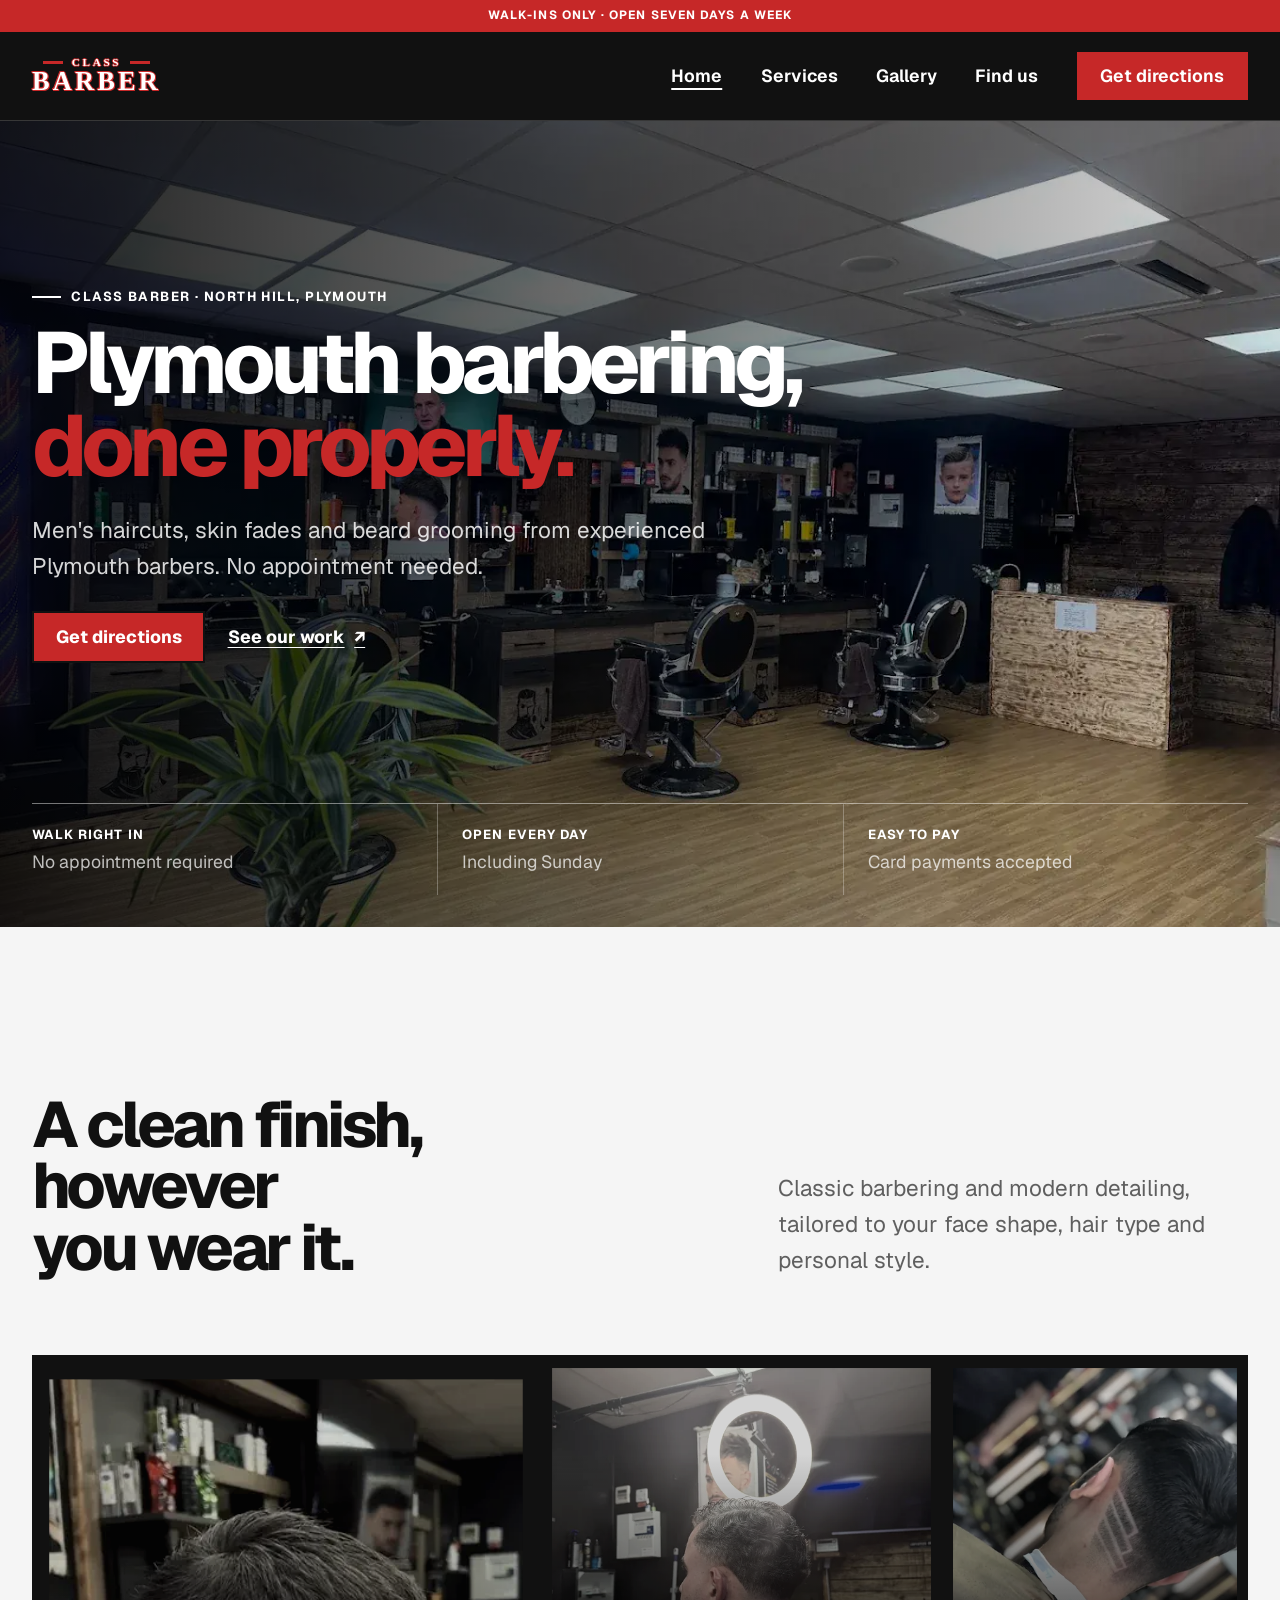
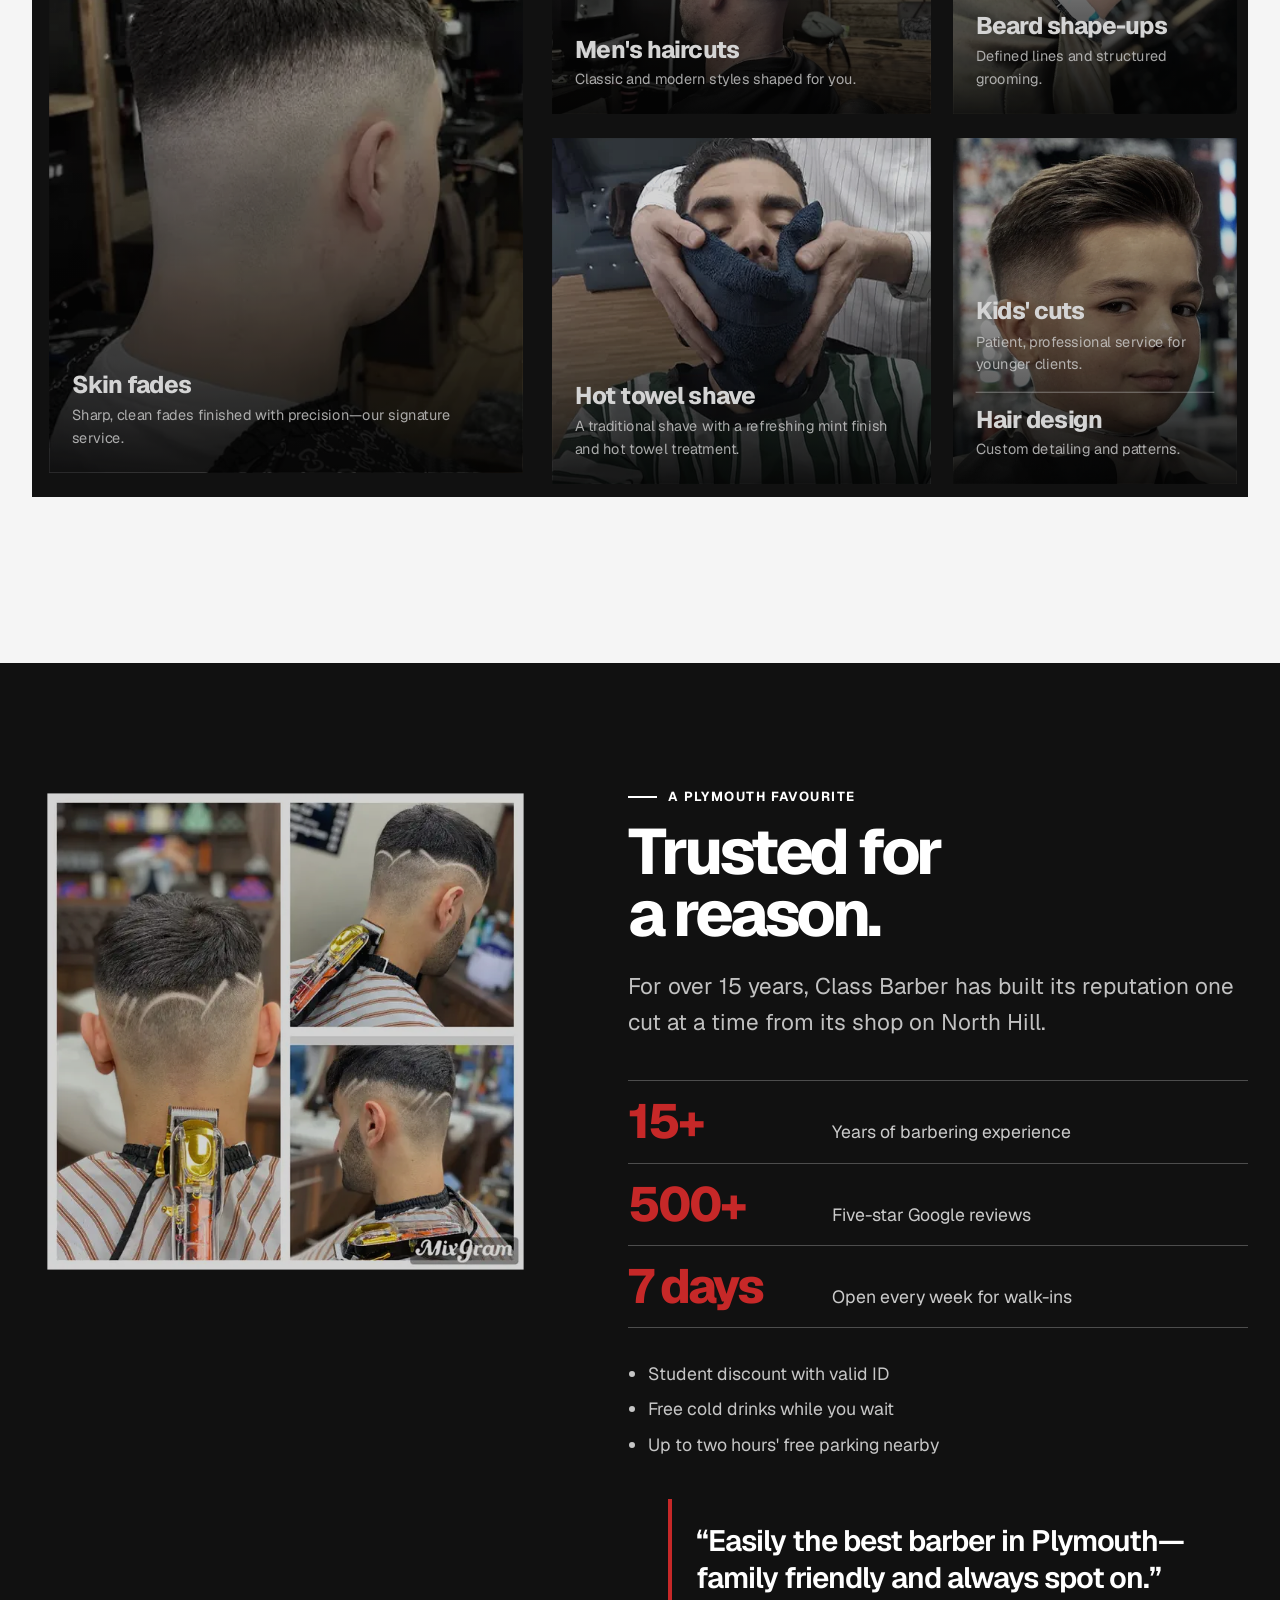
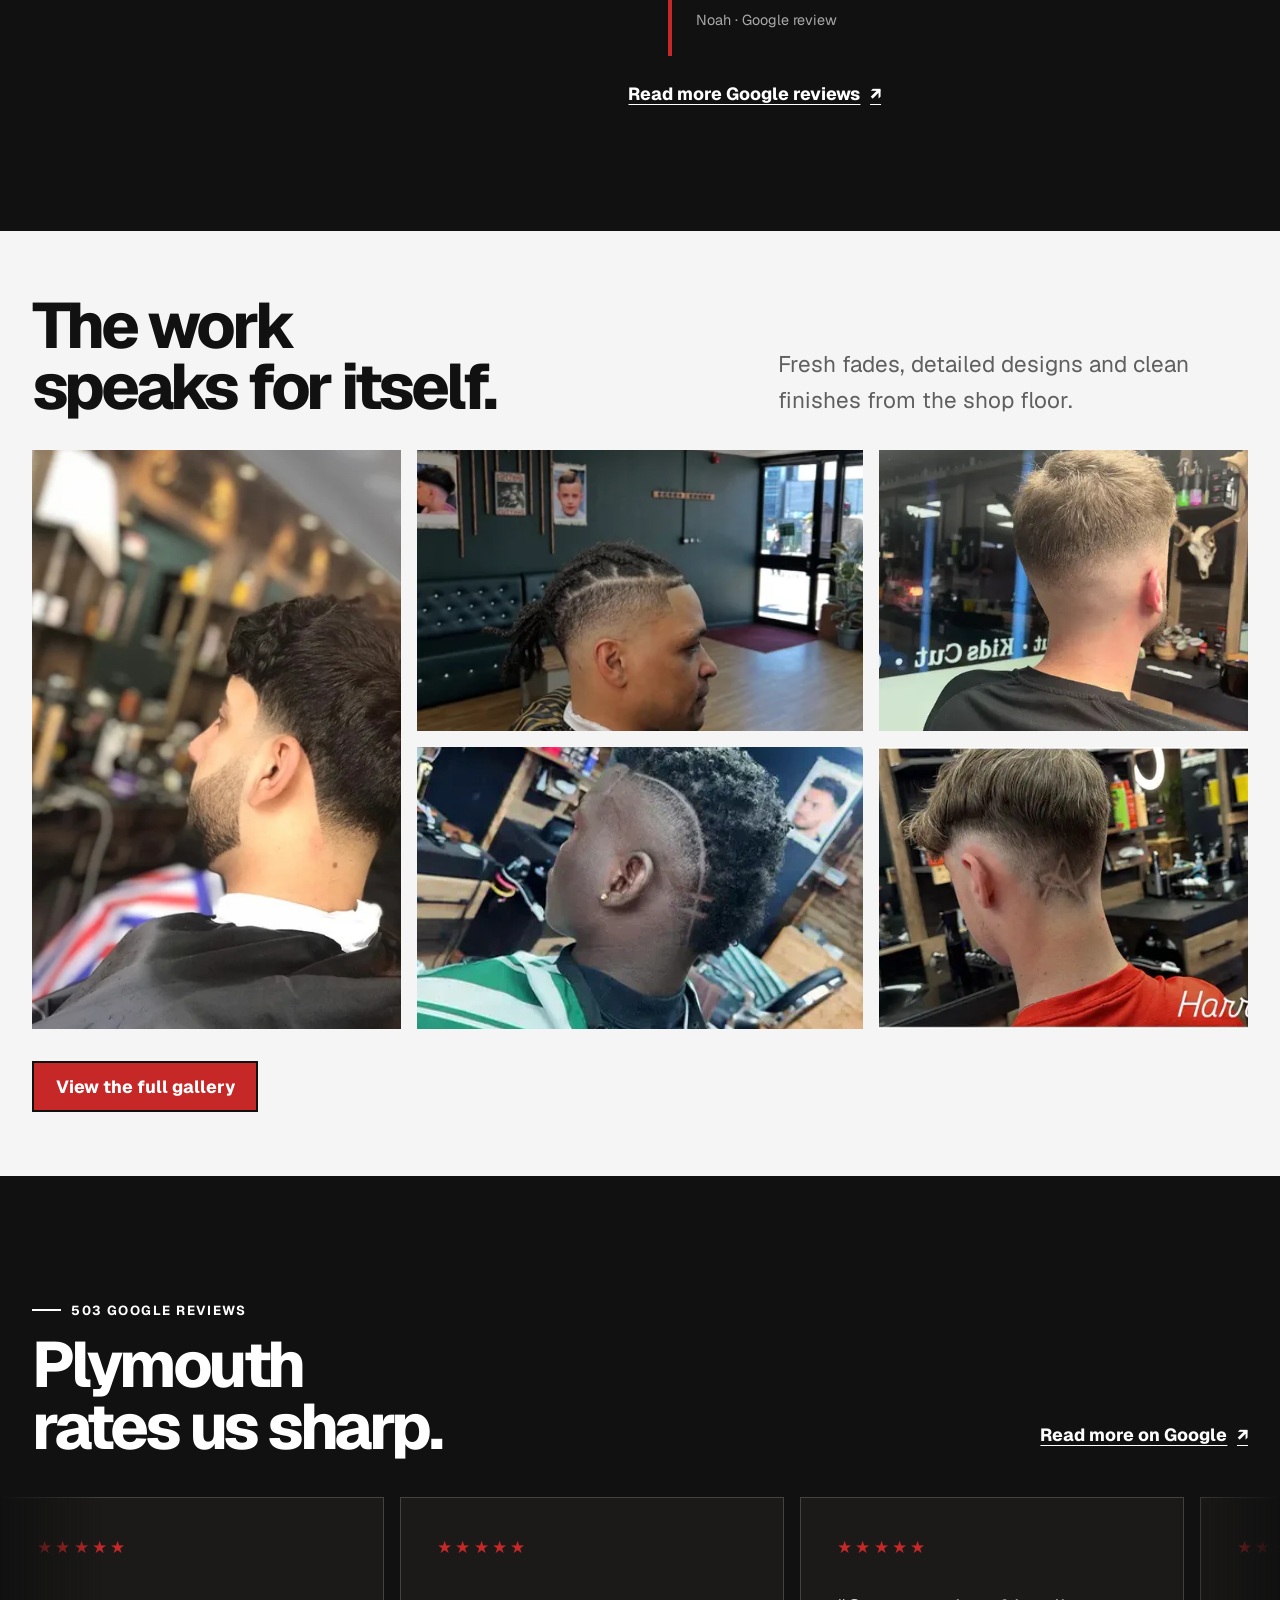
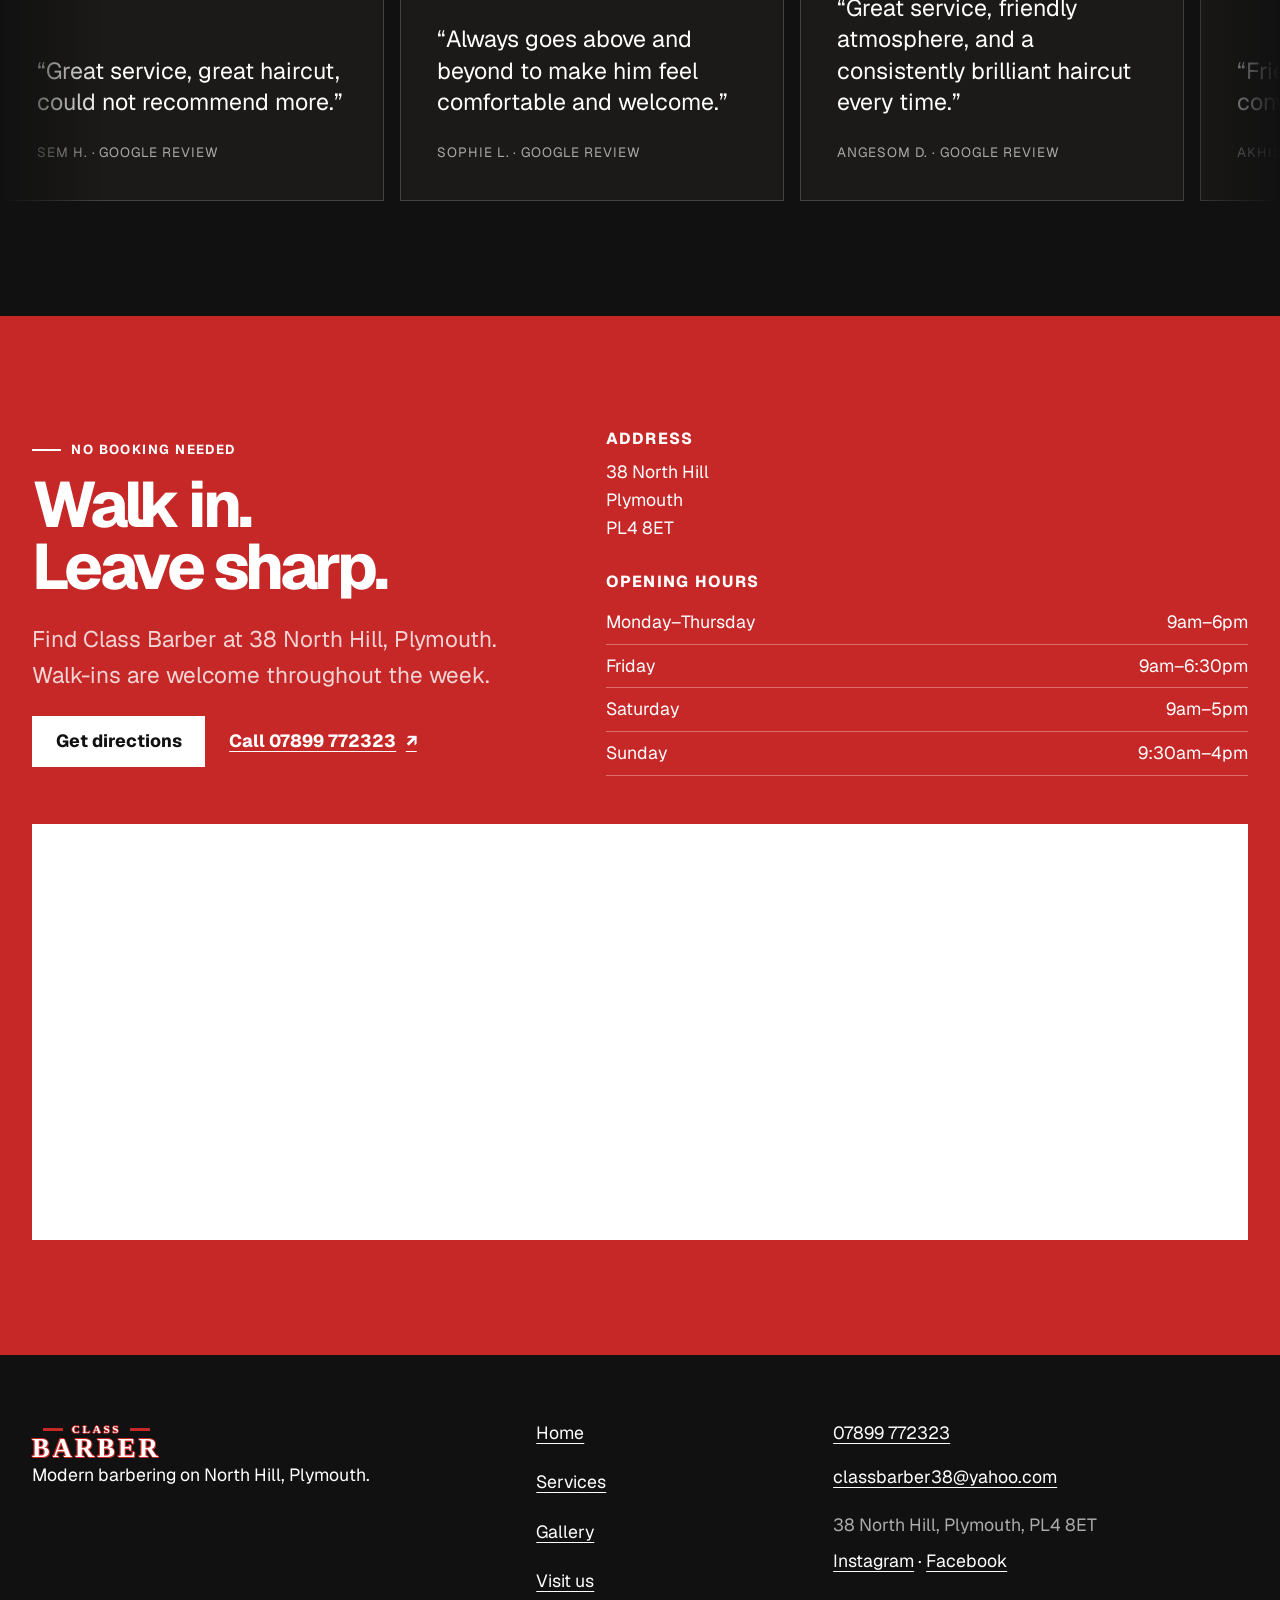
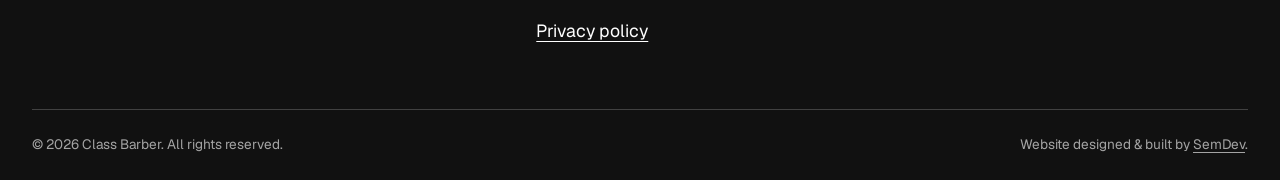
<file: index.html>
<!doctype html>
<html lang="en-GB">
  <head>
    <meta charset="utf-8" />
    <meta name="viewport" content="width=device-width, initial-scale=1" />
    <meta name="theme-color" content="#11100e" />
    <meta
      name="robots"
      content="index, follow, max-image-preview:large, max-snippet:-1, max-video-preview:-1"
    />
    <title>Class Barber | Men's Haircuts &amp; Skin Fades in Plymouth</title>
    <meta
      name="description"
      content="Men's haircuts, skin fades, beard grooming and kids' cuts at Class Barber on North Hill, Plymouth. Walk-ins welcome seven days a week."
    />
    <link rel="canonical" href="https://classbarberuk.com/" />
    <link
      rel="icon"
      href="assets/images/favicon-32x32.png"
      type="image/png"
      sizes="32x32"
    />
    <link
      rel="icon"
      href="assets/images/favicon-16x16.png"
      type="image/png"
      sizes="16x16"
    />
    <link rel="apple-touch-icon" href="assets/images/apple-touch-icon.png" />
    <link
      rel="preload"
      href="assets/fonts/geist-variable.woff2"
      as="font"
      type="font/woff2"
      crossorigin
    />
    <link
      rel="preload"
      href="assets/images/class-barber-interior-1360.webp"
      as="image"
      type="image/webp"
      imagesrcset="assets/images/class-barber-interior-640.webp 640w, assets/images/class-barber-interior-960.webp 960w, assets/images/class-barber-interior-1120.webp 1120w, assets/images/class-barber-interior-1360.webp 1360w"
      imagesizes="100vw"
      fetchpriority="high"
    />
    <link rel="preload" href="assets/css/root.css" as="style" />
    <link rel="preload" href="assets/css/styles.css" as="style" />
    <link rel="stylesheet" href="assets/css/root.css" />
    <link rel="stylesheet" href="assets/css/styles.css" />
    <script type="application/ld+json">
      {
        "@context": "https://schema.org",
        "@type": "HairSalon",
        "@id": "https://classbarberuk.com/#business",
        "name": "Class Barber",
        "url": "https://classbarberuk.com/",
        "description": "A Plymouth barbershop offering men's haircuts, skin fades, beard shape-ups, hot towel shaves, kids' cuts and custom hair designs.",
        "telephone": "+447899772323",
        "email": "classbarber38@yahoo.com",
        "image": [
          "https://classbarberuk.com/assets/images/class-barber-interior.webp",
          "https://classbarberuk.com/assets/images/class-barber-shop.webp"
        ],
        "address": {
          "@type": "PostalAddress",
          "streetAddress": "38 North Hill",
          "addressLocality": "Plymouth",
          "addressRegion": "Devon",
          "postalCode": "PL4 8ET",
          "addressCountry": "GB"
        },
        "geo": {
          "@type": "GeoCoordinates",
          "latitude": 50.3766959,
          "longitude": -4.1360078
        },
        "hasMap": "https://www.google.com/maps/search/?api=1&query=Class+Barber+38+North+Hill+Plymouth",
        "currenciesAccepted": "GBP",
        "openingHoursSpecification": [
          {
            "@type": "OpeningHoursSpecification",
            "dayOfWeek": ["Monday", "Tuesday", "Wednesday", "Thursday"],
            "opens": "09:00",
            "closes": "18:00"
          },
          {
            "@type": "OpeningHoursSpecification",
            "dayOfWeek": "Friday",
            "opens": "09:00",
            "closes": "18:30"
          },
          {
            "@type": "OpeningHoursSpecification",
            "dayOfWeek": "Saturday",
            "opens": "09:00",
            "closes": "17:00"
          },
          {
            "@type": "OpeningHoursSpecification",
            "dayOfWeek": "Sunday",
            "opens": "09:30",
            "closes": "16:00"
          }
        ],
        "sameAs": [
          "https://www.facebook.com/classbarber38/",
          "https://www.instagram.com/classbarber_38"
        ],
        "hasOfferCatalog": {
          "@type": "OfferCatalog",
          "name": "Barbering services",
          "itemListElement": [
            {
              "@type": "Offer",
              "itemOffered": {
                "@type": "Service",
                "name": "Men's haircuts"
              }
            },
            {
              "@type": "Offer",
              "itemOffered": {
                "@type": "Service",
                "name": "Skin fades"
              }
            },
            {
              "@type": "Offer",
              "itemOffered": {
                "@type": "Service",
                "name": "Beard shape-ups"
              }
            },
            {
              "@type": "Offer",
              "itemOffered": {
                "@type": "Service",
                "name": "Hot towel shaves"
              }
            },
            {
              "@type": "Offer",
              "itemOffered": {
                "@type": "Service",
                "name": "Kids' haircuts"
              }
            },
            {
              "@type": "Offer",
              "itemOffered": {
                "@type": "Service",
                "name": "Custom hair designs"
              }
            }
          ]
        }
      }
    </script>

    <script type="application/ld+json">
      {
        "@context": "https://schema.org",
        "@type": "WebSite",
        "@id": "https://classbarberuk.com/#website",
        "url": "https://classbarberuk.com/",
        "name": "Class Barber",
        "alternateName": ["Class Barber Plymouth", "classbarberuk.com"],
        "publisher": {
          "@id": "https://classbarberuk.com/#business"
        }
      }
    </script>

    <script type="application/ld+json">
      {
        "@context": "https://schema.org",
        "@type": "WebPage",
        "@id": "https://classbarberuk.com/#webpage",
        "url": "https://classbarberuk.com/",
        "name": "Class Barber | Men's Haircuts & Skin Fades in Plymouth",
        "description": "Men's haircuts, skin fades, beard grooming and kids' cuts at Class Barber on North Hill, Plymouth. Walk-ins welcome seven days a week.",
        "isPartOf": {
          "@id": "https://classbarberuk.com/#website"
        },
        "about": {
          "@id": "https://classbarberuk.com/#business"
        },
        "primaryImageOfPage": {
          "@type": "ImageObject",
          "url": "https://classbarberuk.com/assets/images/class-barber-interior.webp",
          "width": 1360,
          "height": 1020
        }
      }
    </script>

    <script
      defer
      src="https://p01--umami--w9vr6t6892sg.code.run/script.js"
      data-website-id="8d03afa5-bc5a-44a9-9764-55ea3a5a5a51"
    ></script>
  </head>
  <body>
    <a class="skip-link" href="#main-content">Skip to main content</a>

    <div class="site-shell">
      <header class="site-header">
        <div class="notice-bar">Walk-ins only · Open seven days a week</div>
        <div class="container nav-row">
          <a class="wordmark" href="index.html" aria-label="Class Barber home">
            <span>Class</span>
            <span>Barber</span>
          </a>

          <button
            class="nav-toggle"
            type="button"
            aria-expanded="false"
            aria-controls="primary-navigation"
          >
            Menu
          </button>

          <nav
            class="site-nav"
            id="primary-navigation"
            aria-label="Primary navigation"
          >
            <ul class="nav-list">
              <li><a href="index.html" aria-current="page">Home</a></li>
              <li><a href="#services">Services</a></li>
              <li><a href="gallery/">Gallery</a></li>
              <li><a href="#visit">Find us</a></li>
              <li>
                <a
                  class="button"
                  href="https://www.google.com/maps/dir/?api=1&amp;destination=38+North+Hill,+Plymouth,+PL4+8ET"
                  target="_blank"
                  rel="noopener noreferrer"
                  >Get directions</a
                >
              </li>
            </ul>
          </nav>
        </div>
      </header>

      <main id="main-content">
        <section class="hero" aria-labelledby="hero-title">
          <img
            class="hero-background"
            src="assets/images/class-barber-interior-1360.webp"
            srcset="
              assets/images/class-barber-interior-640.webp   640w,
              assets/images/class-barber-interior-960.webp   960w,
              assets/images/class-barber-interior-1120.webp 1120w,
              assets/images/class-barber-interior-1360.webp 1360w
            "
            sizes="100vw"
            alt=""
            width="1360"
            height="1020"
            fetchpriority="high"
            decoding="async"
          />
          <div class="container">
            <div class="hero-copy">
              <p class="eyebrow">Class Barber · North Hill, Plymouth</p>
              <h1 id="hero-title">
                Plymouth barbering,
                <span class="brand-accent">done properly.</span>
              </h1>
              <p class="hero-intro">
                Men's haircuts, skin fades and beard grooming from experienced
                Plymouth barbers. No appointment needed.
              </p>
              <div class="hero-actions">
                <a
                  class="button"
                  href="https://www.google.com/maps/dir/?api=1&amp;destination=38+North+Hill,+Plymouth,+PL4+8ET"
                  target="_blank"
                  rel="noopener noreferrer"
                  >Get directions</a
                >
                <a class="text-link" href="gallery/">See our work</a>
              </div>
            </div>

            <div class="hero-facts" aria-label="Key visitor information">
              <div class="hero-fact">
                <strong>Walk right in</strong
                ><span>No appointment required</span>
              </div>
              <div class="hero-fact">
                <strong>Open every day</strong><span>Including Sunday</span>
              </div>
              <div class="hero-fact">
                <strong>Easy to pay</strong><span>Card payments accepted</span>
              </div>
            </div>
          </div>
        </section>

        <section
          class="services"
          id="services"
          aria-labelledby="services-title"
        >
          <div class="container">
            <div class="section-heading">
              <h2 id="services-title">A clean finish, however you wear it.</h2>
              <p>
                Classic barbering and modern detailing, tailored to your face
                shape, hair type and personal style.
              </p>
            </div>

            <ul class="services-grid">
              <li class="service-card service-card--lead motion-image">
                <img
                  src="assets/images/class-barber-skinfade1-400.webp"
                  srcset="
                    assets/images/class-barber-skinfade1-320.webp 320w,
                    assets/images/class-barber-skinfade1-400.webp 400w
                  "
                  sizes="(min-width: 68rem) 38vw, (min-width: 48rem) 60vw, 100vw"
                  alt="Side view of a precise skin fade by Class Barber"
                  width="340"
                  height="366"
                  loading="lazy"
                  decoding="async"
                />
                <div class="service-card-content">
                  <h3>Skin fades</h3>
                  <p>
                    Sharp, clean fades finished with precision—our signature
                    service.
                  </p>
                </div>
              </li>
              <li class="service-card service-card--wide motion-image">
                <img
                  src="assets/images/class-barber-taper2.webp"
                  alt="Adult client with a finished taper fade at Class Barber"
                  width="340"
                  height="366"
                  loading="lazy"
                  decoding="async"
                />
                <div class="service-card-content">
                  <h3>Men's haircuts</h3>
                  <p>Classic and modern styles shaped for you.</p>
                </div>
              </li>
              <li class="service-card service-card--narrow motion-image">
                <img
                  src="assets/images/class-barber-hair-design2.webp"
                  alt="Hair design and beard grooming completed at Class Barber"
                  width="340"
                  height="366"
                  loading="lazy"
                  decoding="async"
                />
                <div class="service-card-content">
                  <h3>Beard shape-ups</h3>
                  <p>Defined lines and structured grooming.</p>
                </div>
              </li>
              <li class="service-card service-card--wide motion-image">
                <img
                  src="assets/images/class-barber-hot-towel-400.webp"
                  srcset="
                    assets/images/class-barber-hot-towel-320.webp 320w,
                    assets/images/class-barber-hot-towel-400.webp 400w
                  "
                  sizes="(min-width: 68rem) 36vw, (min-width: 48rem) 60vw, 100vw"
                  alt="Client receiving a traditional hot towel shave"
                  width="340"
                  height="366"
                  loading="lazy"
                  decoding="async"
                />
                <div class="service-card-content">
                  <h3>Hot towel shave</h3>
                  <p>
                    A traditional shave with a refreshing mint finish and hot
                    towel treatment.
                  </p>
                </div>
              </li>
              <li
                class="service-card service-card--narrow service-card--pair motion-image"
              >
                <img
                  src="assets/images/class-barber-kids-cut.webp"
                  alt="Child receiving a haircut at Class Barber"
                  width="340"
                  height="366"
                  loading="lazy"
                  decoding="async"
                />
                <div class="service-card-content">
                  <div>
                    <h3>Kids' cuts</h3>
                    <p>Patient, professional service for younger clients.</p>
                  </div>
                  <div>
                    <h3>Hair design</h3>
                    <p>Custom detailing and patterns.</p>
                  </div>
                </div>
              </li>
            </ul>
          </div>
        </section>

        <section class="proof" aria-labelledby="proof-title">
          <div class="container proof-layout">
            <figure class="proof-media motion-image">
              <img
                src="assets/images/class-barber-skinfade-800.webp"
                srcset="
                  assets/images/class-barber-skinfade-400.webp 400w,
                  assets/images/class-barber-skinfade-640.webp 640w,
                  assets/images/class-barber-skinfade-800.webp 800w
                "
                sizes="(min-width: 68rem) 46vw, 100vw"
                alt="Detailed skin fade and hair design completed at Class Barber"
                width="547"
                height="547"
                loading="lazy"
                decoding="async"
              />
            </figure>

            <div class="proof-content">
              <p class="eyebrow">A Plymouth favourite</p>
              <h2 id="proof-title">Trusted for a reason.</h2>
              <p class="proof-lead">
                For over 15 years, Class Barber has built its reputation one cut
                at a time from its shop on North Hill.
              </p>

              <dl class="proof-facts">
                <div>
                  <dt>15+</dt>
                  <dd>Years of barbering experience</dd>
                </div>
                <div>
                  <dt>500+</dt>
                  <dd>Five-star Google reviews</dd>
                </div>
                <div>
                  <dt>7 days</dt>
                  <dd>Open every week for walk-ins</dd>
                </div>
              </dl>

              <ul class="proof-extras">
                <li>Student discount with valid ID</li>
                <li>Free cold drinks while you wait</li>
                <li>Up to two hours' free parking nearby</li>
              </ul>

              <blockquote class="proof-review">
                <p>
                  “Easily the best barber in Plymouth—family friendly and always
                  spot on.”
                </p>
                <footer>Noah · Google review</footer>
              </blockquote>

              <a
                class="text-link"
                href="https://www.google.com/search?q=Class+Barber+Plymouth+reviews"
                target="_blank"
                rel="noopener noreferrer"
                >Read more Google reviews</a
              >
            </div>
          </div>
        </section>

        <section
          class="gallery-preview"
          aria-labelledby="gallery-preview-title"
        >
          <div class="container">
            <div class="section-heading">
              <h2 id="gallery-preview-title">The work speaks for itself.</h2>
              <p>
                Fresh fades, detailed designs and clean finishes from the shop
                floor.
              </p>
            </div>

            <ul class="cut-gallery">
              <li class="cut-gallery-item">
                <img
                  src="assets/images/class-barber-taperfade.webp"
                  alt="Taper fade and beard trim by Class Barber"
                  width="340"
                  height="366"
                  loading="lazy"
                  decoding="async"
                />
              </li>
              <li class="cut-gallery-item">
                <img
                  src="assets/images/class-barber-skinfade3.webp"
                  alt="Hair and beard taper completed at Class Barber"
                  width="340"
                  height="366"
                  loading="lazy"
                  decoding="async"
                />
              </li>
              <li class="cut-gallery-item">
                <img
                  src="assets/images/class-barber-high-fade-600.webp"
                  srcset="
                    assets/images/class-barber-high-fade-320.webp 320w,
                    assets/images/class-barber-high-fade-480.webp 480w,
                    assets/images/class-barber-high-fade-600.webp 600w
                  "
                  sizes="(min-width: 48rem) 32vw, 50vw"
                  alt="High fade by Class Barber"
                  width="340"
                  height="366"
                  loading="lazy"
                  decoding="async"
                />
              </li>
              <li class="cut-gallery-item">
                <img
                  src="assets/images/class-barber-skin-fade-400.webp"
                  srcset="
                    assets/images/class-barber-skin-fade-320.webp 320w,
                    assets/images/class-barber-skin-fade-400.webp 400w
                  "
                  sizes="(min-width: 48rem) 38vw, 50vw"
                  alt="Burst fade with detailed line work by Class Barber"
                  width="340"
                  height="366"
                  loading="lazy"
                  decoding="async"
                />
              </li>
              <li class="cut-gallery-item">
                <img
                  src="assets/images/class-barber-a-hair-design-900.webp"
                  srcset="
                    assets/images/class-barber-a-hair-design-320.webp 320w,
                    assets/images/class-barber-a-hair-design-600.webp 600w,
                    assets/images/class-barber-a-hair-design-900.webp 900w
                  "
                  sizes="(min-width: 48rem) 32vw, 50vw"
                  alt="Letter A hair design by Class Barber"
                  width="340"
                  height="366"
                  loading="lazy"
                  decoding="async"
                />
              </li>
            </ul>

            <div class="gallery-cta">
              <a class="button" href="gallery/">View the full gallery</a>
            </div>
          </div>
        </section>

        <section class="gallery-reviews" aria-labelledby="reviews-title">
          <div class="container reviews-heading">
            <div>
              <p class="eyebrow">503 Google reviews</p>
              <h2 id="reviews-title">Plymouth rates us sharp.</h2>
            </div>
            <a
              class="text-link"
              href="https://www.google.com/maps/search/?api=1&amp;query=Class+Barber+38+North+Hill+Plymouth"
              target="_blank"
              rel="noopener noreferrer"
              >Read more on Google</a
            >
          </div>

          <div class="reviews-viewport">
            <div class="reviews-track">
              <ul class="review-list">
                <li class="review-card">
                  <div class="review-stars" aria-hidden="true">★★★★★</div>
                  <blockquote>
                    <p>
                      “Great service, great haircut, could not recommend more.”
                    </p>
                    <footer>Sem H. · Google review</footer>
                  </blockquote>
                </li>
                <li class="review-card">
                  <div class="review-stars" aria-hidden="true">★★★★★</div>
                  <blockquote>
                    <p>
                      “Always goes above and beyond to make him feel comfortable
                      and welcome.”
                    </p>
                    <footer>Sophie L. · Google review</footer>
                  </blockquote>
                </li>
                <li class="review-card">
                  <div class="review-stars" aria-hidden="true">★★★★★</div>
                  <blockquote>
                    <p>
                      “Great service, friendly atmosphere, and a consistently
                      brilliant haircut every time.”
                    </p>
                    <footer>Angesom D. · Google review</footer>
                  </blockquote>
                </li>
                <li class="review-card">
                  <div class="review-stars" aria-hidden="true">★★★★★</div>
                  <blockquote>
                    <p>“Friendly and nice to have a conversation with.”</p>
                    <footer>Akhilesh P. · Google review</footer>
                  </blockquote>
                </li>
                <li class="review-card">
                  <div class="review-stars" aria-hidden="true">★★★★★</div>
                  <blockquote>
                    <p>
                      “Sam designed a custom style for me and absolutely nailed
                      it.”
                    </p>
                    <footer>Akash T. · Google review</footer>
                  </blockquote>
                </li>
              </ul>

              <ul class="review-list" aria-hidden="true">
                <li class="review-card">
                  <div class="review-stars">★★★★★</div>
                  <blockquote>
                    <p>
                      “Great service, great haircut, could not recommend more.”
                    </p>
                    <footer>Sem H. · Google review</footer>
                  </blockquote>
                </li>
                <li class="review-card">
                  <div class="review-stars">★★★★★</div>
                  <blockquote>
                    <p>
                      “Always goes above and beyond to make him feel comfortable
                      and welcome.”
                    </p>
                    <footer>Sophie L. · Google review</footer>
                  </blockquote>
                </li>
                <li class="review-card">
                  <div class="review-stars">★★★★★</div>
                  <blockquote>
                    <p>
                      “Great service, friendly atmosphere, and a consistently
                      brilliant haircut every time.”
                    </p>
                    <footer>Angesom D. · Google review</footer>
                  </blockquote>
                </li>
                <li class="review-card">
                  <div class="review-stars">★★★★★</div>
                  <blockquote>
                    <p>“Friendly and nice to have a conversation with.”</p>
                    <footer>Akhilesh P. · Google review</footer>
                  </blockquote>
                </li>
                <li class="review-card">
                  <div class="review-stars">★★★★★</div>
                  <blockquote>
                    <p>
                      “Sam designed a custom style for me and absolutely nailed
                      it.”
                    </p>
                    <footer>Akash T. · Google review</footer>
                  </blockquote>
                </li>
              </ul>
            </div>
          </div>
        </section>

        <section class="visit" id="visit" aria-labelledby="visit-title">
          <div class="container visit-grid">
            <div>
              <p class="eyebrow">No booking needed</p>
              <h2 id="visit-title">Walk in. Leave sharp.</h2>
              <p class="visit-lead">
                Find Class Barber at 38 North Hill, Plymouth. Walk-ins are
                welcome throughout the week.
              </p>
              <div class="visit-actions">
                <a
                  class="button button--light"
                  href="https://www.google.com/maps/dir/?api=1&amp;destination=38+North+Hill,+Plymouth,+PL4+8ET"
                  target="_blank"
                  rel="noopener noreferrer"
                  >Get directions</a
                >
                <a class="text-link" href="tel:+447899772323"
                  >Call 07899 772323</a
                >
              </div>
            </div>

            <div class="visit-details">
              <div>
                <h3>Address</h3>
                <address>38 North Hill<br />Plymouth<br />PL4 8ET</address>
              </div>
              <div>
                <h3>Opening hours</h3>
                <dl class="hours">
                  <div>
                    <dt>Monday–Thursday</dt>
                    <dd>
                      <time datetime="09:00">9am</time>–<time datetime="18:00"
                        >6pm</time
                      >
                    </dd>
                  </div>
                  <div>
                    <dt>Friday</dt>
                    <dd>
                      <time datetime="09:00">9am</time>–<time datetime="18:30"
                        >6:30pm</time
                      >
                    </dd>
                  </div>
                  <div>
                    <dt>Saturday</dt>
                    <dd>
                      <time datetime="09:00">9am</time>–<time datetime="17:00"
                        >5pm</time
                      >
                    </dd>
                  </div>
                  <div>
                    <dt>Sunday</dt>
                    <dd>
                      <time datetime="09:30">9:30am</time>–<time
                        datetime="16:00"
                        >4pm</time
                      >
                    </dd>
                  </div>
                </dl>
              </div>
            </div>

            <div class="visit-map">
              <iframe
                title="Map showing Class Barber at 38 North Hill, Plymouth"
                src="https://www.google.com/maps?q=38%20North%20Hill%2C%20Plymouth%20PL4%208ET&amp;z=15&amp;output=embed"
                loading="lazy"
                referrerpolicy="no-referrer-when-downgrade"
                allowfullscreen
              ></iframe>
            </div>
          </div>
        </section>
      </main>

      <footer class="site-footer">
        <div class="container">
          <div class="footer-grid">
            <div>
              <a
                class="wordmark"
                href="index.html"
                aria-label="Class Barber home"
                ><span>Class</span><span>Barber</span></a
              >
              <p>Modern barbering on North Hill, Plymouth.</p>
            </div>
            <nav aria-label="Footer navigation">
              <ul class="footer-links">
                <li><a href="index.html">Home</a></li>
                <li><a href="#services">Services</a></li>
                <li><a href="gallery/">Gallery</a></li>
                <li><a href="#visit">Visit us</a></li>
                <li><a href="privacy-policy/">Privacy policy</a></li>
              </ul>
            </nav>
            <div class="footer-contact">
              <a href="tel:+447899772323">07899 772323</a><br />
              <a href="mailto:classbarber38@yahoo.com"
                >classbarber38@yahoo.com</a
              >
              <address>38 North Hill, Plymouth, PL4 8ET</address>
              <a
                href="https://www.instagram.com/classbarber_38"
                target="_blank"
                rel="noopener noreferrer"
                >Instagram</a
              >
              ·
              <a
                href="https://www.facebook.com/classbarber38/"
                target="_blank"
                rel="noopener noreferrer"
                >Facebook</a
              >
            </div>
          </div>
          <div class="footer-bottom">
            <p>© 2026 Class Barber. All rights reserved.</p>
            <p>
              Website designed &amp; built by
              <a
                href="https://builtbysemdev.com"
                target="_blank"
                rel="noopener noreferrer"
                >SemDev</a
              >.
            </p>
          </div>
        </div>
      </footer>
    </div>

    <script src="assets/js/vendor/gsap.min.js" defer></script>
    <script src="assets/js/vendor/ScrollTrigger.min.js" defer></script>
    <script src="assets/js/main.js" defer></script>
  </body>
</html>
</file>
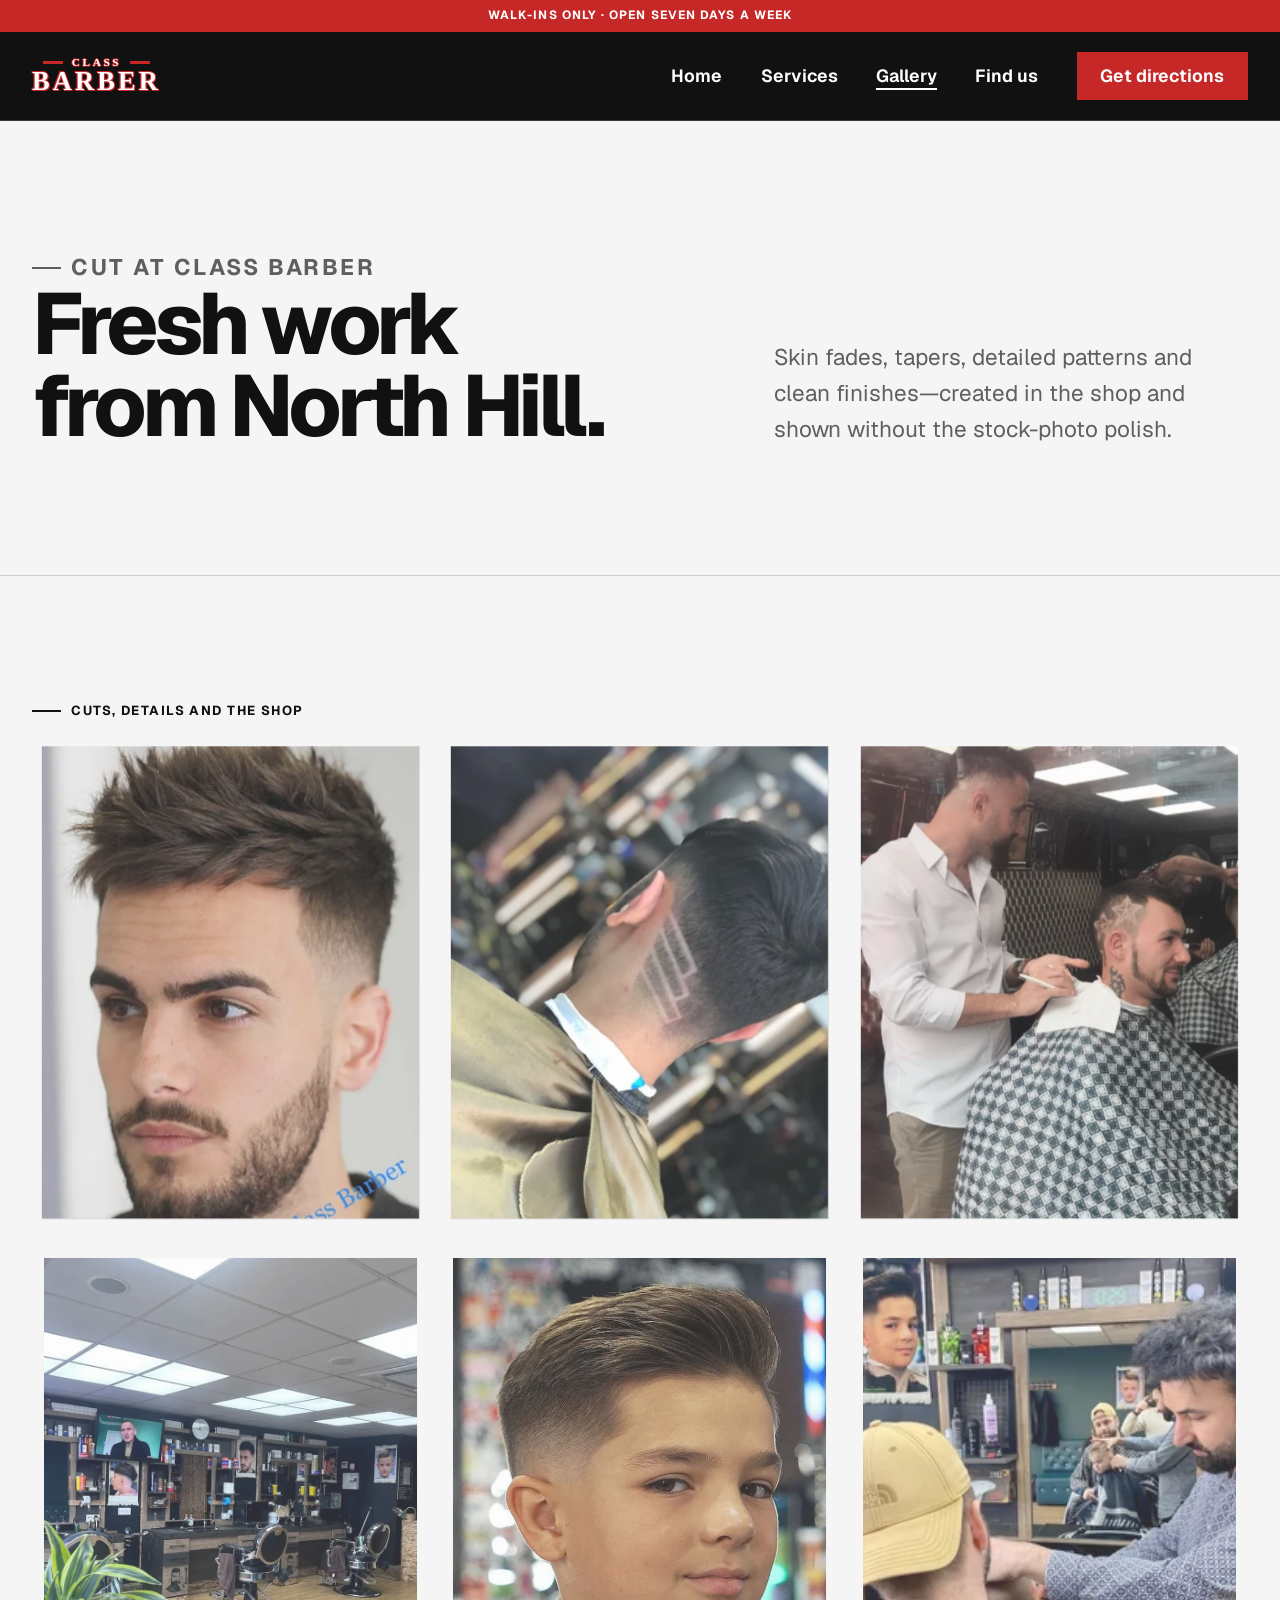
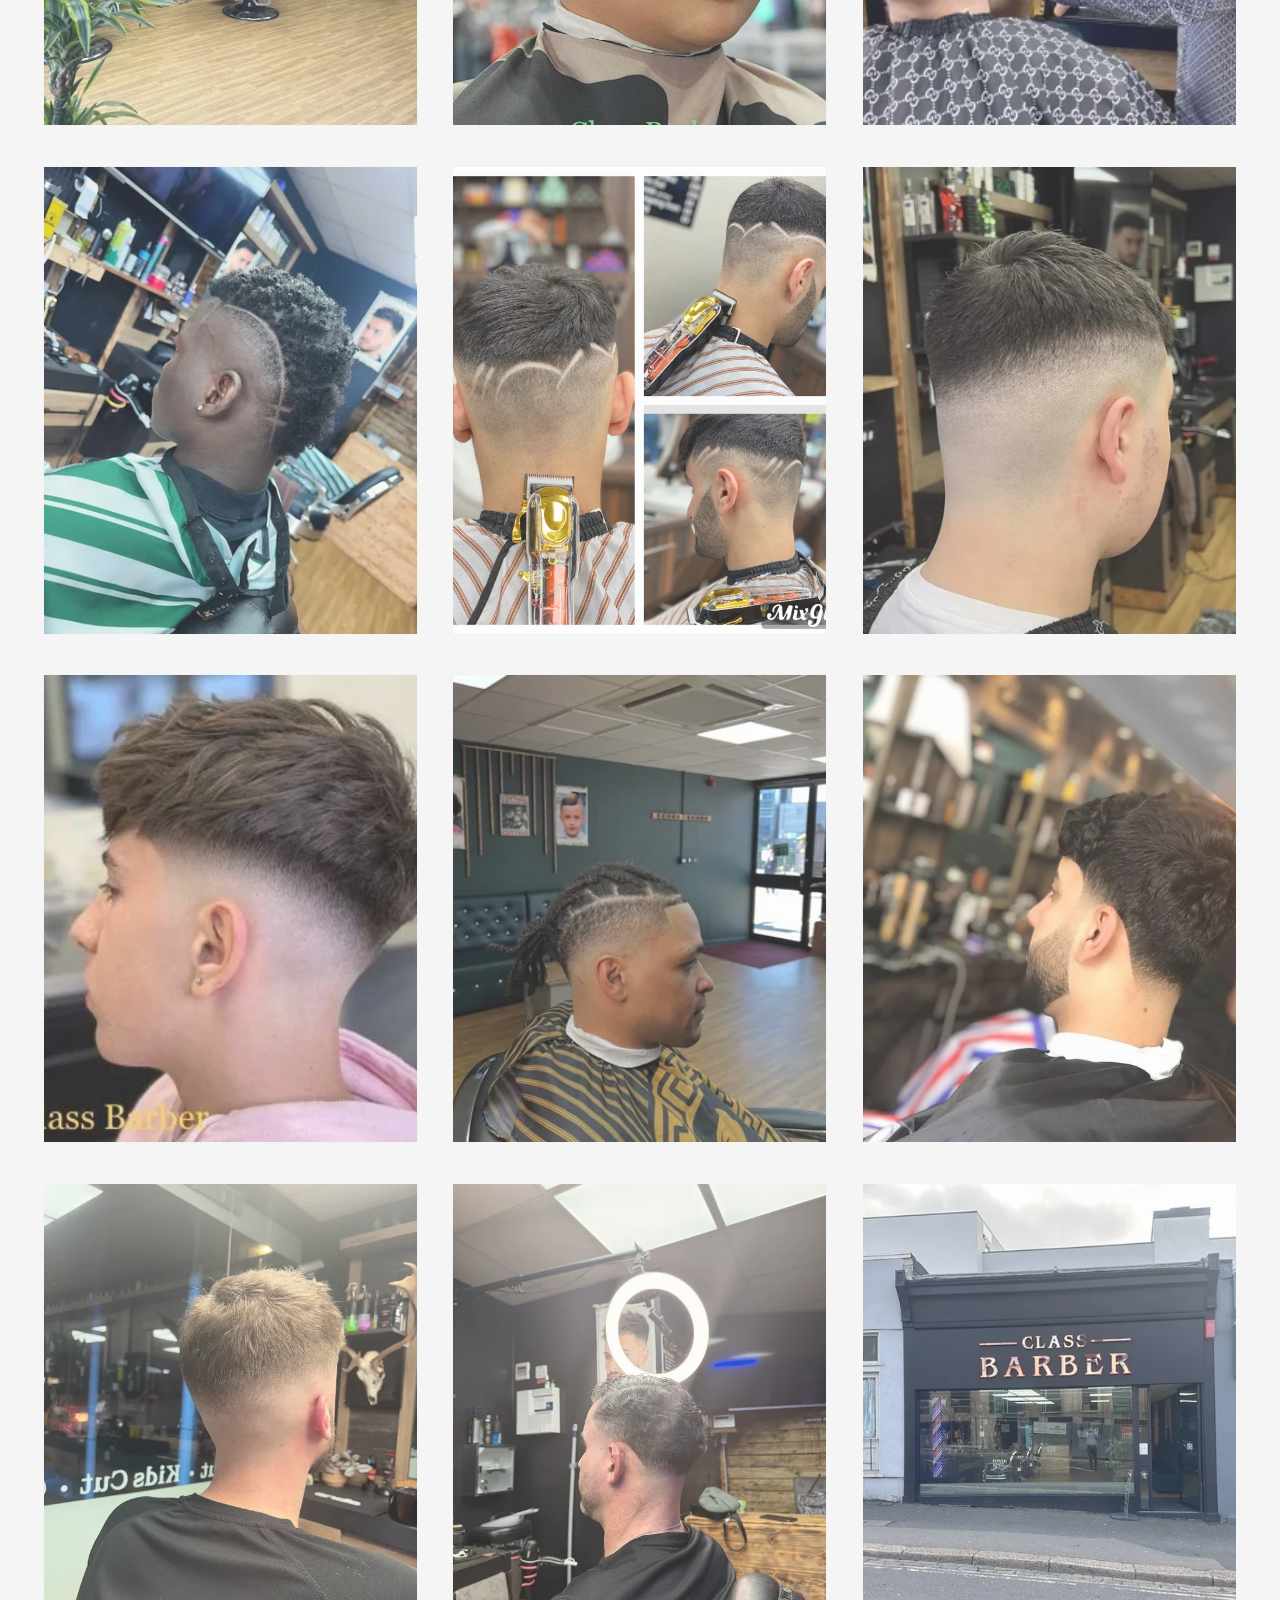
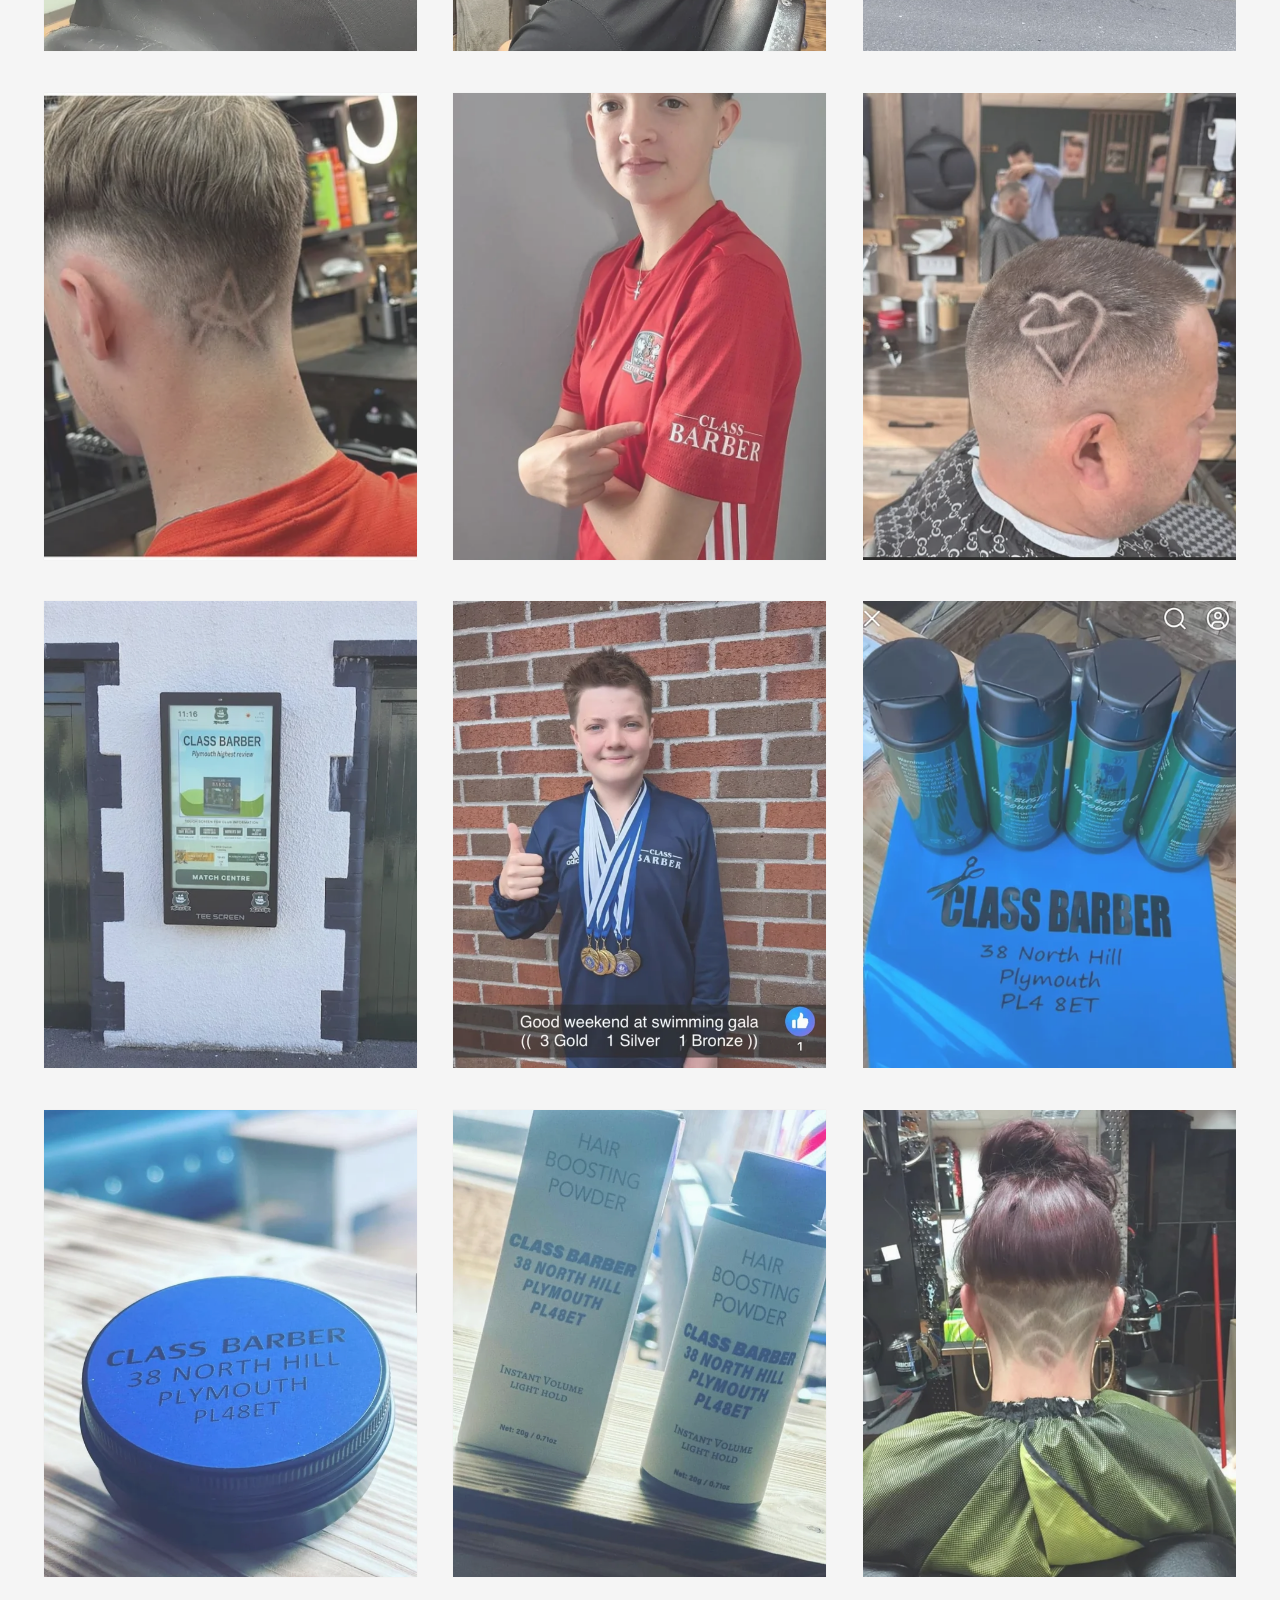
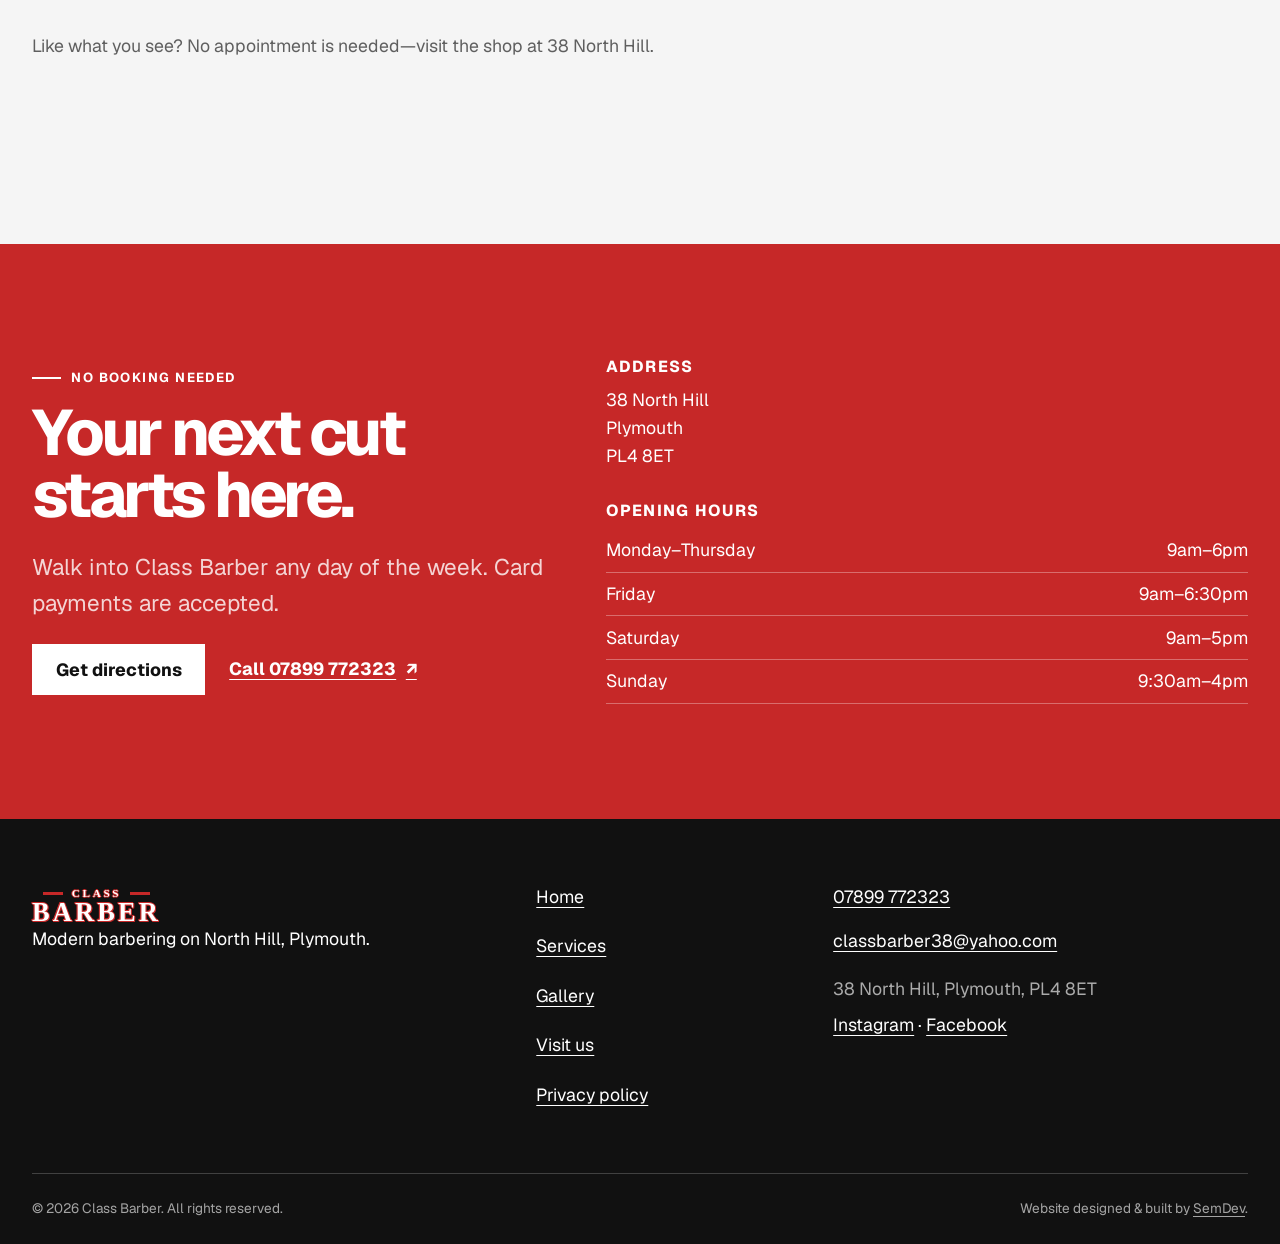
<file: gallery/index.html>
<!doctype html>
<html lang="en-GB">
  <head>
    <meta charset="utf-8" />
    <meta name="viewport" content="width=device-width, initial-scale=1" />
    <meta name="theme-color" content="#11100e" />
    <meta
      name="robots"
      content="index, follow, max-image-preview:large, max-snippet:-1, max-video-preview:-1"
    />
    <title>Gallery | Class Barber Plymouth</title>
    <meta
      name="description"
      content="See recent skin fades, taper fades, beard trims, kids' cuts and custom hair designs by Class Barber in Plymouth."
    />
    <link rel="canonical" href="https://classbarberuk.com/gallery/" />
    <link rel="icon" href="../assets/images/cb-favicon.png" type="image/png" />
    <link
      rel="preload"
      href="../assets/fonts/geist-variable.woff2"
      as="font"
      type="font/woff2"
      crossorigin
    />
    <link
      rel="preload"
      href="../assets/images/class-barber-hair-design.webp"
      as="image"
      type="image/webp"
      fetchpriority="high"
    />
    <link rel="preload" href="../assets/css/root.css?v=2" as="stylesheet" />
    <link rel="stylesheet" href="../assets/css/root.css?v=2" />
    <link rel="stylesheet" href="../assets/css/styles.css?v=3" />
    <link rel="preload" href="../assets/css/styles.css?v=3" as="stylesheet" />

    <script type="application/ld+json">
      {
        "@context": "https://schema.org",
        "@type": "CollectionPage",
        "@id": "https://classbarberuk.com/gallery/#webpage",
        "url": "https://classbarberuk.com/gallery/",
        "name": "Gallery | Class Barber Plymouth",
        "description": "See recent skin fades, taper fades, beard trims, kids' cuts and custom hair designs by Class Barber in Plymouth.",
        "isPartOf": {
          "@id": "https://classbarberuk.com/#website"
        },
        "about": {
          "@id": "https://classbarberuk.com/#business"
        },
        "mainEntity": {
          "@id": "https://classbarberuk.com/gallery/#gallery"
        }
      }
    </script>

    <script type="application/ld+json">
      {
        "@context": "https://schema.org",
        "@type": "ImageGallery",
        "@id": "https://classbarberuk.com/gallery/#gallery",
        "url": "https://classbarberuk.com/gallery/",
        "name": "Class Barber Haircut Gallery",
        "description": "A gallery of haircuts, skin fades, taper fades, beard grooming and custom hair designs completed by Class Barber in Plymouth.",
        "mainEntityOfPage": {
          "@id": "https://classbarberuk.com/gallery/#webpage"
        },
        "about": {
          "@id": "https://classbarberuk.com/#business"
        },
        "image": [
          "https://classbarberuk.com/assets/images/class-barber-hair-design.webp",
          "https://classbarberuk.com/assets/images/class-barber-hair-design2.webp",
          "https://classbarberuk.com/assets/images/class-barber-star-hair-design.webp",
          "https://classbarberuk.com/assets/images/class-barber-skin-fade.webp",
          "https://classbarberuk.com/assets/images/class-barber-skinfade.webp",
          "https://classbarberuk.com/assets/images/class-barber-skinfade1.webp",
          "https://classbarberuk.com/assets/images/class-barber-skinfade2.webp",
          "https://classbarberuk.com/assets/images/class-barber-skinfade3.webp",
          "https://classbarberuk.com/assets/images/class-barber-taperfade.webp",
          "https://classbarberuk.com/assets/images/class-barber-high-fade.webp",
          "https://classbarberuk.com/assets/images/class-barber-taper2.webp",
          "https://classbarberuk.com/assets/images/class-barber-a-hair-design.webp",
          "https://classbarberuk.com/assets/images/class-barber-heart-hairdesign.webp",
          "https://classbarberuk.com/assets/images/class-barber-undercut.webp"
        ]
      }
    </script>

    <script
      defer
      src="https://p01--umami--w9vr6t6892sg.code.run/script.js"
      data-website-id="8d03afa5-bc5a-44a9-9764-55ea3a5a5a51"
    ></script>
  </head>
  <body>
    <a class="skip-link" href="#main-content">Skip to main content</a>

    <div class="site-shell">
      <header class="site-header">
        <div class="notice-bar">Walk-ins only · Open seven days a week</div>
        <div class="container nav-row">
          <a class="wordmark" href="../" aria-label="Class Barber home"
            ><span>Class</span><span>Barber</span></a
          >
          <button
            class="nav-toggle"
            type="button"
            aria-expanded="false"
            aria-controls="primary-navigation"
          >
            Menu
          </button>
          <nav
            class="site-nav"
            id="primary-navigation"
            aria-label="Primary navigation"
          >
            <ul class="nav-list">
              <li><a href="../">Home</a></li>
              <li><a href="../#services">Services</a></li>
              <li><a href="./" aria-current="page">Gallery</a></li>
              <li><a href="../#visit">Find us</a></li>
              <li>
                <a
                  class="button"
                  href="https://www.google.com/maps/dir/?api=1&amp;destination=38+North+Hill,+Plymouth,+PL4+8ET"
                  target="_blank"
                  rel="noopener noreferrer"
                  >Get directions</a
                >
              </li>
            </ul>
          </nav>
        </div>
      </header>

      <main id="main-content">
        <section class="gallery-hero" aria-labelledby="gallery-title">
          <div class="container gallery-hero-grid">
            <div>
              <p class="eyebrow">Cut at Class Barber</p>
              <h1 id="gallery-title">Fresh work from North Hill.</h1>
            </div>
            <p>
              Skin fades, tapers, detailed patterns and clean finishes—created
              in the shop and shown without the stock-photo polish.
            </p>
          </div>
        </section>

        <section class="gallery-section" aria-labelledby="work-title">
          <div class="container">
            <h2 id="work-title" class="eyebrow">Cuts, details and the shop</h2>
            <ul class="gallery-grid">
              <li class="gallery-item motion-image">
                <figure>
                  <img
                    src="../assets/images/class-barber-hair-design.webp"
                    alt="Hair design by Class Barber in Plymouth"
                    width="340"
                    height="366"
                    fetchpriority="high"
                    decoding="async"
                  />
                </figure>
              </li>
              <li class="gallery-item motion-image">
                <figure>
                  <img
                    src="../assets/images/class-barber-hair-design2.webp"
                    alt="Pattern hair design by Class Barber"
                    width="340"
                    height="366"
                    loading="lazy"
                    decoding="async"
                  />
                </figure>
              </li>
              <li class="gallery-item motion-image">
                <figure>
                  <img
                    src="../assets/images/class-barber-star-hair-design.webp"
                    alt="Star hair design at Class Barber"
                    width="340"
                    height="366"
                    loading="lazy"
                    decoding="async"
                  />
                </figure>
              </li>
              <li class="gallery-item motion-image">
                <figure>
                  <img
                    src="../assets/images/class-barber-interior.webp"
                    alt="Interior of Class Barber in Plymouth"
                    width="1360"
                    height="1020"
                    loading="lazy"
                    decoding="async"
                  />
                </figure>
              </li>
              <li class="gallery-item motion-image">
                <figure>
                  <img
                    src="../assets/images/class-barber-kids-cut.webp"
                    alt="Kids' haircut by Class Barber"
                    width="340"
                    height="366"
                    loading="lazy"
                    decoding="async"
                  />
                </figure>
              </li>
              <li class="gallery-item motion-image">
                <figure>
                  <img
                    src="../assets/images/class-barber-kids-cut2.webp"
                    alt="Boy receiving a haircut at Class Barber"
                    width="340"
                    height="366"
                    loading="lazy"
                    decoding="async"
                  />
                </figure>
              </li>
              <li class="gallery-item motion-image">
                <figure>
                  <img
                    src="../assets/images/class-barber-skin-fade.webp"
                    alt="Burst fade by Class Barber in Plymouth"
                    width="340"
                    height="366"
                    loading="lazy"
                    decoding="async"
                  />
                </figure>
              </li>
              <li class="gallery-item motion-image">
                <figure>
                  <img
                    src="../assets/images/class-barber-skinfade.webp"
                    alt="Skin fade with hair design by Class Barber"
                    width="547"
                    height="547"
                    loading="lazy"
                    decoding="async"
                  />
                </figure>
              </li>
              <li class="gallery-item motion-image">
                <figure>
                  <img
                    src="../assets/images/class-barber-skinfade1.webp"
                    alt="Side view of a skin fade by Class Barber"
                    width="340"
                    height="366"
                    loading="lazy"
                    decoding="async"
                  />
                </figure>
              </li>
              <li class="gallery-item motion-image">
                <figure>
                  <img
                    src="../assets/images/class-barber-skinfade2.webp"
                    alt="Burst fade by Class Barber in Plymouth"
                    width="340"
                    height="366"
                    loading="lazy"
                    decoding="async"
                  />
                </figure>
              </li>
              <li class="gallery-item motion-image">
                <figure>
                  <img
                    src="../assets/images/class-barber-skinfade3.webp"
                    alt="Hair and beard taper by Class Barber"
                    width="340"
                    height="366"
                    loading="lazy"
                    decoding="async"
                  />
                </figure>
              </li>
              <li class="gallery-item motion-image">
                <figure>
                  <img
                    src="../assets/images/class-barber-taperfade.webp"
                    alt="Taper fade and beard trim by Class Barber"
                    width="340"
                    height="366"
                    loading="lazy"
                    decoding="async"
                  />
                </figure>
              </li>
              <li class="gallery-item motion-image">
                <figure>
                  <img
                    src="../assets/images/class-barber-high-fade.webp"
                    alt="High fade by Class Barber"
                    width="340"
                    height="366"
                    loading="lazy"
                    decoding="async"
                  />
                </figure>
              </li>
              <li class="gallery-item motion-image">
                <figure>
                  <img
                    src="../assets/images/class-barber-taper2.webp"
                    alt="Taper fade by Class Barber"
                    width="340"
                    height="366"
                    loading="lazy"
                    decoding="async"
                  />
                </figure>
              </li>
              <li class="gallery-item motion-image">
                <figure>
                  <img
                    src="../assets/images/class-barber-shop.webp"
                    alt="Class Barber shop front on North Hill in Plymouth"
                    width="340"
                    height="366"
                    loading="lazy"
                    decoding="async"
                  />
                </figure>
              </li>
              <li class="gallery-item motion-image">
                <figure>
                  <img
                    src="../assets/images/class-barber-a-hair-design.webp"
                    alt="Letter A hair design by Class Barber"
                    width="340"
                    height="366"
                    loading="lazy"
                    decoding="async"
                  />
                </figure>
              </li>
              <li class="gallery-item motion-image">
                <figure>
                  <img
                    src="../assets/images/class-barber-football-shirt.webp"
                    alt="Football shirt sponsored by Class Barber"
                    width="340"
                    height="366"
                    loading="lazy"
                    decoding="async"
                  />
                </figure>
              </li>
              <li class="gallery-item motion-image">
                <figure>
                  <img
                    src="../assets/images/class-barber-heart-hairdesign.webp"
                    alt="Heart hair design by Class Barber"
                    width="340"
                    height="366"
                    loading="lazy"
                    decoding="async"
                  />
                </figure>
              </li>
              <li class="gallery-item motion-image">
                <figure>
                  <img
                    src="../assets/images/class-barber-sponsorship.webp"
                    alt="Class Barber wall advertisement"
                    width="340"
                    height="366"
                    loading="lazy"
                    decoding="async"
                  />
                </figure>
              </li>
              <li class="gallery-item motion-image">
                <figure>
                  <img
                    src="../assets/images/class-barber-sponsorship2.webp"
                    alt="Class Barber sports sponsorship"
                    width="340"
                    height="366"
                    loading="lazy"
                    decoding="async"
                  />
                </figure>
              </li>
              <li class="gallery-item motion-image">
                <figure>
                  <img
                    src="../assets/images/class-barber-styling-product.webp"
                    alt="Hair styling product available at Class Barber"
                    width="340"
                    height="366"
                    loading="lazy"
                    decoding="async"
                  />
                </figure>
              </li>
              <li class="gallery-item motion-image">
                <figure>
                  <img
                    src="../assets/images/class-barber-styling-product2.webp"
                    alt="Hair wax available at Class Barber"
                    width="340"
                    height="366"
                    loading="lazy"
                    decoding="async"
                  />
                </figure>
              </li>
              <li class="gallery-item motion-image">
                <figure>
                  <img
                    src="../assets/images/class-barber-styling-product3.webp"
                    alt="Texture powder available at Class Barber"
                    width="340"
                    height="366"
                    loading="lazy"
                    decoding="async"
                  />
                </figure>
              </li>
              <li class="gallery-item motion-image">
                <figure>
                  <img
                    src="../assets/images/class-barber-undercut.webp"
                    alt="Undercut completed by Class Barber"
                    width="340"
                    height="366"
                    loading="lazy"
                    decoding="async"
                  />
                </figure>
              </li>
            </ul>
            <p class="gallery-note">
              Like what you see? No appointment is needed—visit the shop at 38
              North Hill.
            </p>
          </div>
        </section>

        <section class="visit" id="visit" aria-labelledby="visit-title">
          <div class="container visit-grid">
            <div>
              <p class="eyebrow">No booking needed</p>
              <h2 id="visit-title">Your next cut starts here.</h2>
              <p class="visit-lead">
                Walk into Class Barber any day of the week. Card payments are
                accepted.
              </p>
              <div class="visit-actions">
                <a
                  class="button button--light"
                  href="https://www.google.com/maps/dir/?api=1&amp;destination=38+North+Hill,+Plymouth,+PL4+8ET"
                  target="_blank"
                  rel="noopener noreferrer"
                  >Get directions</a
                >
                <a class="text-link" href="tel:+447899772323"
                  >Call 07899 772323</a
                >
              </div>
            </div>
            <div class="visit-details">
              <div>
                <h3>Address</h3>
                <address>38 North Hill<br />Plymouth<br />PL4 8ET</address>
              </div>
              <div>
                <h3>Opening hours</h3>
                <dl class="hours">
                  <div>
                    <dt>Monday–Thursday</dt>
                    <dd>
                      <time datetime="09:00">9am</time>–<time datetime="18:00"
                        >6pm</time
                      >
                    </dd>
                  </div>
                  <div>
                    <dt>Friday</dt>
                    <dd>
                      <time datetime="09:00">9am</time>–<time datetime="18:30"
                        >6:30pm</time
                      >
                    </dd>
                  </div>
                  <div>
                    <dt>Saturday</dt>
                    <dd>
                      <time datetime="09:00">9am</time>–<time datetime="17:00"
                        >5pm</time
                      >
                    </dd>
                  </div>
                  <div>
                    <dt>Sunday</dt>
                    <dd>
                      <time datetime="09:30">9:30am</time>–<time
                        datetime="16:00"
                        >4pm</time
                      >
                    </dd>
                  </div>
                </dl>
              </div>
            </div>
          </div>
        </section>
      </main>

      <footer class="site-footer">
        <div class="container">
          <div class="footer-grid">
            <div>
              <a class="wordmark" href="../" aria-label="Class Barber home"
                ><span>Class</span><span>Barber</span></a
              >
              <p>Modern barbering on North Hill, Plymouth.</p>
            </div>
            <nav aria-label="Footer navigation">
              <ul class="footer-links">
                <li><a href="../">Home</a></li>
                <li><a href="../#services">Services</a></li>
                <li><a href="./">Gallery</a></li>
                <li><a href="#visit">Visit us</a></li>
                <li><a href="../privacy-policy/">Privacy policy</a></li>
              </ul>
            </nav>
            <div class="footer-contact">
              <a href="tel:+447899772323">07899 772323</a><br />
              <a href="mailto:classbarber38@yahoo.com"
                >classbarber38@yahoo.com</a
              >
              <address>38 North Hill, Plymouth, PL4 8ET</address>
              <a
                href="https://www.instagram.com/classbarber_38"
                target="_blank"
                rel="noopener noreferrer"
                >Instagram</a
              >
              ·
              <a
                href="https://www.facebook.com/classbarber38/"
                target="_blank"
                rel="noopener noreferrer"
                >Facebook</a
              >
            </div>
          </div>
          <div class="footer-bottom">
            <p>© 2026 Class Barber. All rights reserved.</p>
            <p>
              Website designed &amp; built by
              <a
                href="https://builtbysemdev.com"
                target="_blank"
                rel="noopener noreferrer"
                >SemDev</a
              >.
            </p>
          </div>
        </div>
      </footer>
    </div>

    <script src="../assets/js/vendor/gsap.min.js" defer></script>
    <script src="../assets/js/vendor/ScrollTrigger.min.js" defer></script>
    <script src="../assets/js/main.js" defer></script>
  </body>
</html>
</file>
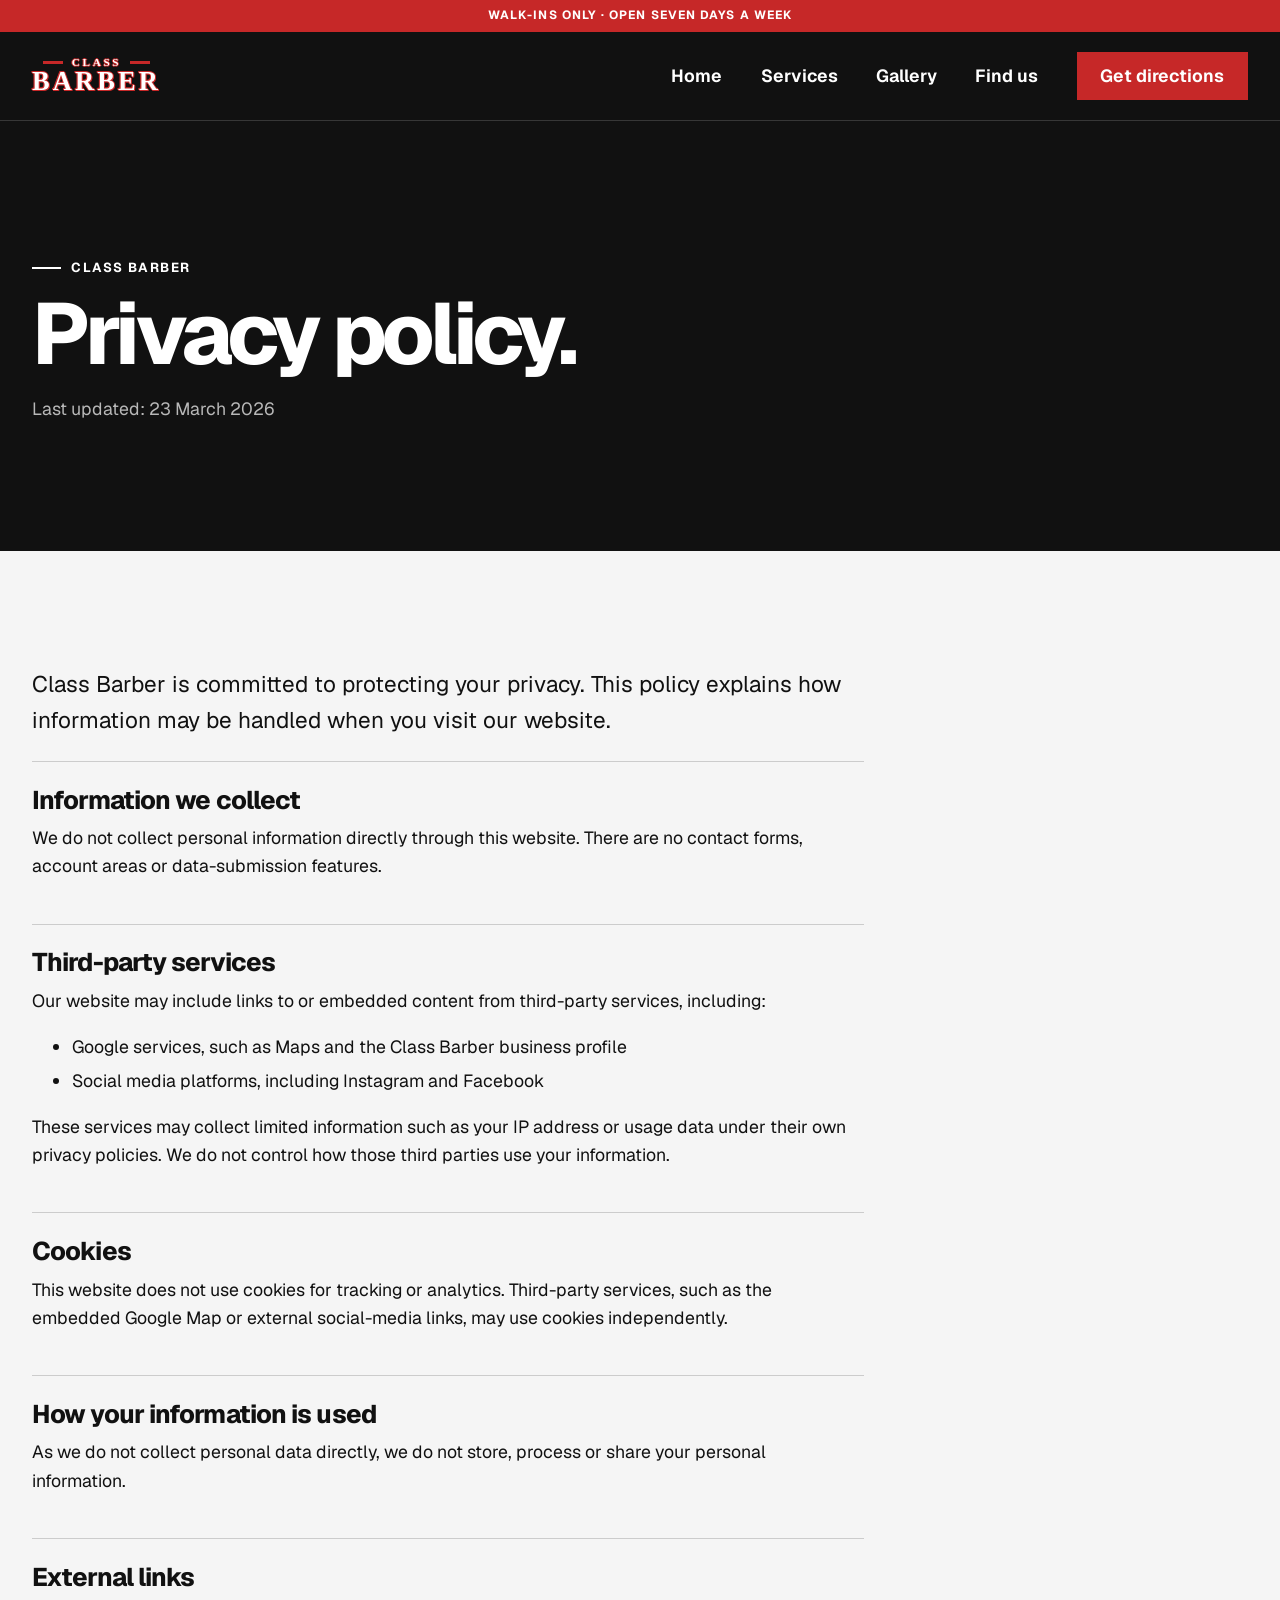
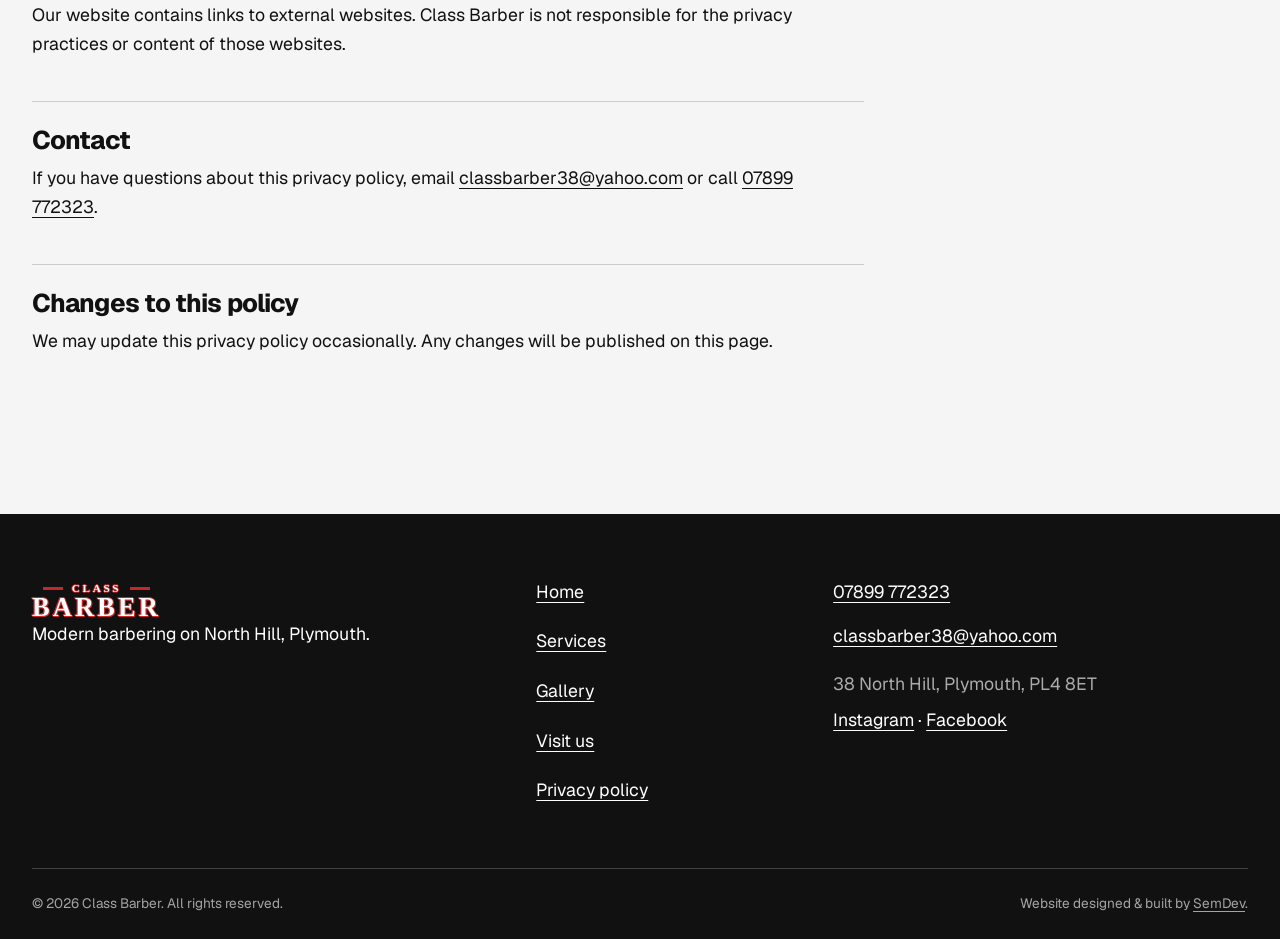
<file: privacy-policy/index.html>
<!doctype html>
<html lang="en-GB">
  <head>
    <meta charset="utf-8" />
    <meta name="viewport" content="width=device-width, initial-scale=1" />
    <meta name="theme-color" content="#111111" />
    <meta
      name="robots"
      content="index, follow, max-image-preview:large, max-snippet:-1, max-video-preview:-1"
    />
    <title>Privacy Policy | Class Barber Plymouth</title>
    <meta
      name="description"
      content="Read the privacy policy for the Class Barber website, including information about external links, embedded maps and cookies."
    />
    <link rel="canonical" href="https://classbarberuk.com/privacy-policy/" />
    <link rel="icon" href="../assets/images/cb-favicon.png" type="image/png" />
    <link
      rel="preload"
      href="../assets/fonts/geist-variable.woff2"
      as="font"
      type="font/woff2"
      crossorigin
    />
    <link rel="preload" href="../assets/css/root.css?v=2" as="stylesheet" />
    <link rel="preload" href="../assets/css/styles.css?v=3" as="stylesheet" />
    <link rel="stylesheet" href="../assets/css/root.css?v=2" />
    <link rel="stylesheet" href="../assets/css/styles.css?v=3" />
  </head>
  <body>
    <a class="skip-link" href="#main-content">Skip to main content</a>
    <div class="site-shell">
      <header class="site-header">
        <div class="notice-bar">Walk-ins only · Open seven days a week</div>
        <div class="container nav-row">
          <a class="wordmark" href="../" aria-label="Class Barber home"
            ><span>Class</span><span>Barber</span></a
          >
          <button
            class="nav-toggle"
            type="button"
            aria-expanded="false"
            aria-controls="primary-navigation"
          >
            Menu
          </button>
          <nav
            class="site-nav"
            id="primary-navigation"
            aria-label="Primary navigation"
          >
            <ul class="nav-list">
              <li><a href="../">Home</a></li>
              <li><a href="../#services">Services</a></li>
              <li><a href="../gallery/">Gallery</a></li>
              <li><a href="../#visit">Find us</a></li>
              <li>
                <a
                  class="button"
                  href="https://www.google.com/maps/dir/?api=1&amp;destination=38+North+Hill,+Plymouth,+PL4+8ET"
                  target="_blank"
                  rel="noopener noreferrer"
                  >Get directions</a
                >
              </li>
            </ul>
          </nav>
        </div>
      </header>

      <main id="main-content">
        <section class="legal-hero" aria-labelledby="privacy-title">
          <div class="container">
            <p class="eyebrow">Class Barber</p>
            <h1 id="privacy-title">Privacy policy.</h1>
            <p>Last updated: 23 March 2026</p>
          </div>
        </section>

        <section class="legal-content">
          <div class="container">
            <article class="policy-article">
              <p>
                Class Barber is committed to protecting your privacy. This
                policy explains how information may be handled when you visit
                our website.
              </p>

              <section aria-labelledby="information-heading">
                <h2 id="information-heading">Information we collect</h2>
                <p>
                  We do not collect personal information directly through this
                  website. There are no contact forms, account areas or
                  data-submission features.
                </p>
              </section>

              <section aria-labelledby="third-party-heading">
                <h2 id="third-party-heading">Third-party services</h2>
                <p>
                  Our website may include links to or embedded content from
                  third-party services, including:
                </p>
                <ul>
                  <li>
                    Google services, such as Maps and the Class Barber business
                    profile
                  </li>
                  <li>
                    Social media platforms, including Instagram and Facebook
                  </li>
                </ul>
                <p>
                  These services may collect limited information such as your IP
                  address or usage data under their own privacy policies. We do
                  not control how those third parties use your information.
                </p>
              </section>

              <section aria-labelledby="cookies-heading">
                <h2 id="cookies-heading">Cookies</h2>
                <p>
                  This website does not use cookies for tracking or analytics.
                  Third-party services, such as the embedded Google Map or
                  external social-media links, may use cookies independently.
                </p>
              </section>

              <section aria-labelledby="use-heading">
                <h2 id="use-heading">How your information is used</h2>
                <p>
                  As we do not collect personal data directly, we do not store,
                  process or share your personal information.
                </p>
              </section>

              <section aria-labelledby="links-heading">
                <h2 id="links-heading">External links</h2>
                <p>
                  Our website contains links to external websites. Class Barber
                  is not responsible for the privacy practices or content of
                  those websites.
                </p>
              </section>

              <section aria-labelledby="contact-heading">
                <h2 id="contact-heading">Contact</h2>
                <p>
                  If you have questions about this privacy policy, email
                  <a href="mailto:classbarber38@yahoo.com"
                    >classbarber38@yahoo.com</a
                  >
                  or call <a href="tel:+447899772323">07899 772323</a>.
                </p>
              </section>

              <section aria-labelledby="changes-heading">
                <h2 id="changes-heading">Changes to this policy</h2>
                <p>
                  We may update this privacy policy occasionally. Any changes
                  will be published on this page.
                </p>
              </section>
            </article>
          </div>
        </section>
      </main>

      <footer class="site-footer">
        <div class="container">
          <div class="footer-grid">
            <div>
              <a class="wordmark" href="../" aria-label="Class Barber home"
                ><span>Class</span><span>Barber</span></a
              >
              <p>Modern barbering on North Hill, Plymouth.</p>
            </div>
            <nav aria-label="Footer navigation">
              <ul class="footer-links">
                <li><a href="../">Home</a></li>
                <li><a href="../#services">Services</a></li>
                <li><a href="../gallery/">Gallery</a></li>
                <li><a href="../#visit">Visit us</a></li>
                <li><a href="./" aria-current="page">Privacy policy</a></li>
              </ul>
            </nav>
            <div class="footer-contact">
              <a href="tel:+447899772323">07899 772323</a><br /><a
                href="mailto:classbarber38@yahoo.com"
                >classbarber38@yahoo.com</a
              >
              <address>38 North Hill, Plymouth, PL4 8ET</address>
              <a
                href="https://www.instagram.com/classbarber_38"
                target="_blank"
                rel="noopener noreferrer"
                >Instagram</a
              >
              ·
              <a
                href="https://www.facebook.com/classbarber38/"
                target="_blank"
                rel="noopener noreferrer"
                >Facebook</a
              >
            </div>
          </div>
          <div class="footer-bottom">
            <p>© 2026 Class Barber. All rights reserved.</p>
            <p>
              Website designed &amp; built by
              <a
                href="https://builtbysemdev.com"
                target="_blank"
                rel="noopener noreferrer"
                >SemDev</a
              >.
            </p>
          </div>
        </div>
      </footer>
    </div>
    <script src="../assets/js/main.js" defer></script>
  </body>
</html>
</file>
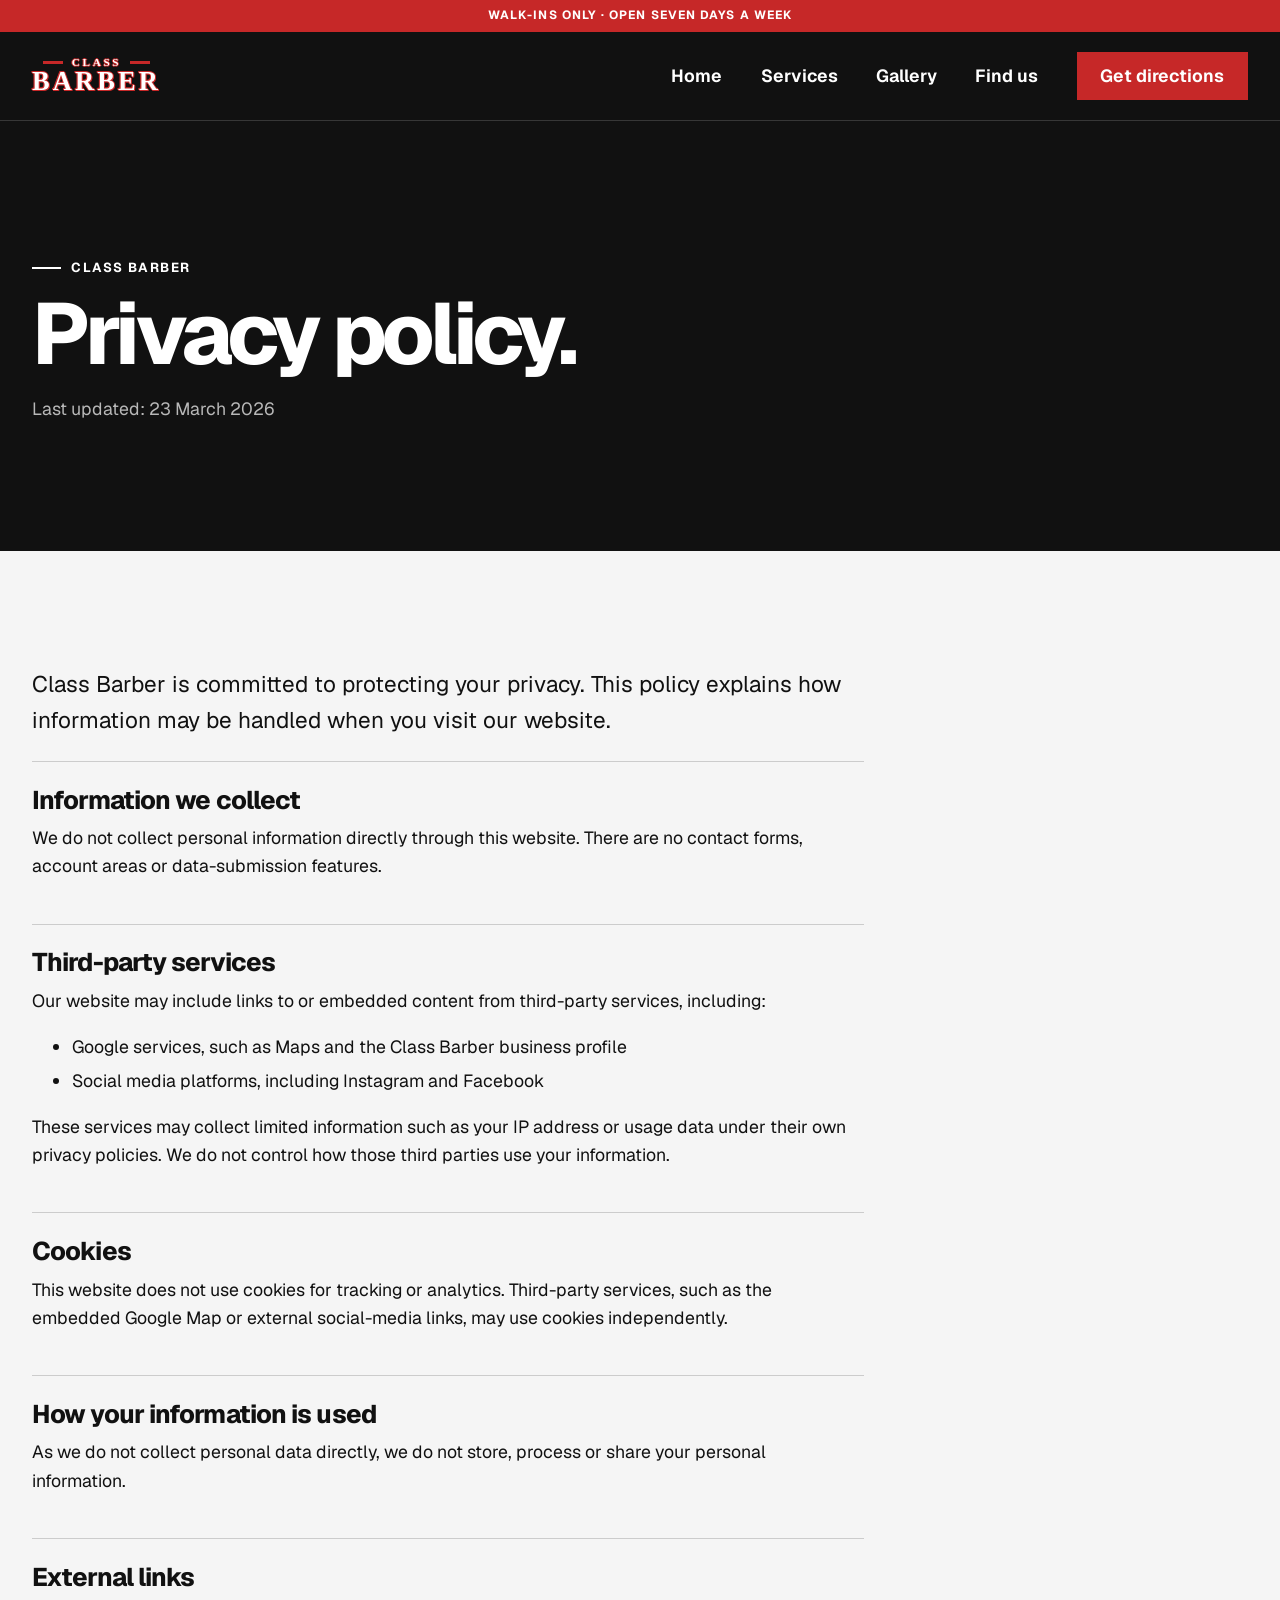
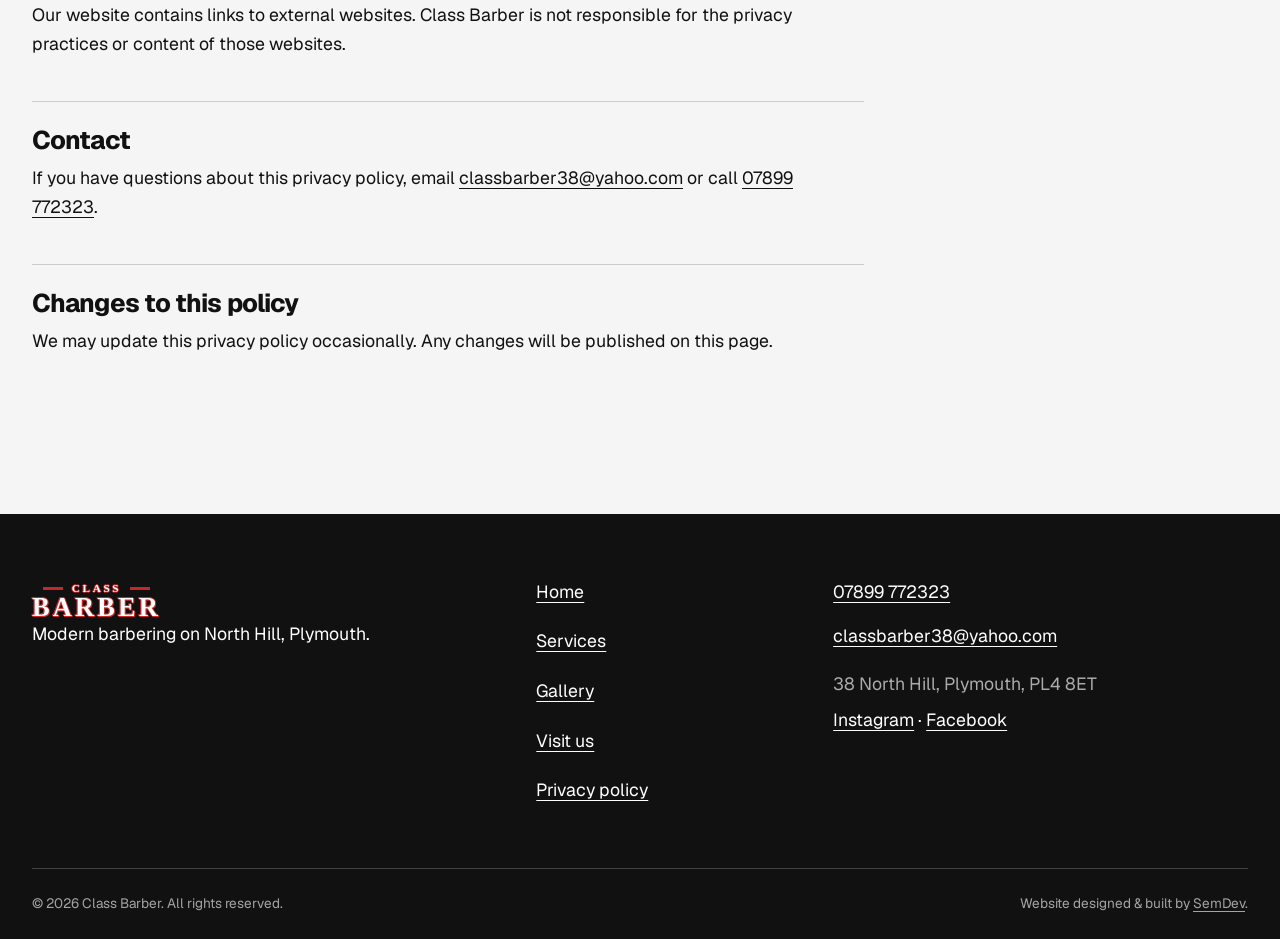
<file: privacy-policy.html>
<!doctype html>
<html lang="en-GB">
  <head>
    <meta charset="utf-8">
    <meta name="viewport" content="width=device-width, initial-scale=1">
    <meta name="theme-color" content="#111111">
    <title>Privacy Policy | Class Barber Plymouth</title>
    <meta name="description" content="Read the privacy policy for the Class Barber website, including information about external links, embedded maps and cookies.">
    <link rel="canonical" href="https://classbarberuk.com/privacy-policy/">
    <link rel="icon" href="assets/images/cb-favicon.png" type="image/png">
    <link rel="preload" href="assets/fonts/geist-variable.woff2" as="font" type="font/woff2" crossorigin>
    <link rel="stylesheet" href="assets/css/root.css">
    <link rel="stylesheet" href="assets/css/styles.css">
  </head>
  <body>
    <a class="skip-link" href="#main-content">Skip to main content</a>
    <div class="site-shell">
      <header class="site-header">
        <div class="notice-bar">Walk-ins only · Open seven days a week</div>
        <div class="container nav-row">
          <a class="wordmark" href="index.html" aria-label="Class Barber home"><span>Class</span><span>Barber</span></a>
          <button class="nav-toggle" type="button" aria-expanded="false" aria-controls="primary-navigation">Menu</button>
          <nav class="site-nav" id="primary-navigation" aria-label="Primary navigation">
            <ul class="nav-list">
              <li><a href="index.html">Home</a></li>
              <li><a href="index.html#services">Services</a></li>
              <li><a href="gallery.html">Gallery</a></li>
              <li><a href="index.html#visit">Find us</a></li>
              <li><a class="button" href="https://www.google.com/maps/dir/?api=1&amp;destination=38+North+Hill,+Plymouth,+PL4+8ET" target="_blank" rel="noopener noreferrer">Get directions</a></li>
            </ul>
          </nav>
        </div>
      </header>

      <main id="main-content">
        <section class="legal-hero" aria-labelledby="privacy-title">
          <div class="container">
            <p class="eyebrow">Class Barber</p>
            <h1 id="privacy-title">Privacy policy.</h1>
            <p>Last updated: 23 March 2026</p>
          </div>
        </section>

        <section class="legal-content">
          <div class="container">
            <article class="policy-article">
              <p>Class Barber is committed to protecting your privacy. This policy explains how information may be handled when you visit our website.</p>

              <section aria-labelledby="information-heading">
                <h2 id="information-heading">Information we collect</h2>
                <p>We do not collect personal information directly through this website. There are no contact forms, account areas or data-submission features.</p>
              </section>

              <section aria-labelledby="third-party-heading">
                <h2 id="third-party-heading">Third-party services</h2>
                <p>Our website may include links to or embedded content from third-party services, including:</p>
                <ul>
                  <li>Google services, such as Maps and the Class Barber business profile</li>
                  <li>Social media platforms, including Instagram and Facebook</li>
                </ul>
                <p>These services may collect limited information such as your IP address or usage data under their own privacy policies. We do not control how those third parties use your information.</p>
              </section>

              <section aria-labelledby="cookies-heading">
                <h2 id="cookies-heading">Cookies</h2>
                <p>This website does not use cookies for tracking or analytics. Third-party services, such as the embedded Google Map or external social-media links, may use cookies independently.</p>
              </section>

              <section aria-labelledby="use-heading">
                <h2 id="use-heading">How your information is used</h2>
                <p>As we do not collect personal data directly, we do not store, process or share your personal information.</p>
              </section>

              <section aria-labelledby="links-heading">
                <h2 id="links-heading">External links</h2>
                <p>Our website contains links to external websites. Class Barber is not responsible for the privacy practices or content of those websites.</p>
              </section>

              <section aria-labelledby="contact-heading">
                <h2 id="contact-heading">Contact</h2>
                <p>If you have questions about this privacy policy, email <a href="mailto:classbarber38@yahoo.com">classbarber38@yahoo.com</a> or call <a href="tel:+447899772323">07899 772323</a>.</p>
              </section>

              <section aria-labelledby="changes-heading">
                <h2 id="changes-heading">Changes to this policy</h2>
                <p>We may update this privacy policy occasionally. Any changes will be published on this page.</p>
              </section>
            </article>
          </div>
        </section>
      </main>

      <footer class="site-footer">
        <div class="container">
          <div class="footer-grid">
            <div><a class="wordmark" href="index.html" aria-label="Class Barber home"><span>Class</span><span>Barber</span></a><p>Modern barbering on North Hill, Plymouth.</p></div>
            <nav aria-label="Footer navigation"><ul class="footer-links"><li><a href="index.html">Home</a></li><li><a href="index.html#services">Services</a></li><li><a href="gallery.html">Gallery</a></li><li><a href="index.html#visit">Visit us</a></li><li><a href="privacy-policy.html" aria-current="page">Privacy policy</a></li></ul></nav>
            <div class="footer-contact"><a href="tel:+447899772323">07899 772323</a><br><a href="mailto:classbarber38@yahoo.com">classbarber38@yahoo.com</a><address>38 North Hill, Plymouth, PL4 8ET</address><a href="https://www.instagram.com/classbarber_38" target="_blank" rel="noopener noreferrer">Instagram</a> · <a href="https://www.facebook.com/classbarber38/" target="_blank" rel="noopener noreferrer">Facebook</a></div>
          </div>
          <div class="footer-bottom"><p>© 2026 Class Barber. All rights reserved.</p><p>Website designed &amp; built by <a href="https://builtbysemdev.com" target="_blank" rel="noopener noreferrer">SemDev</a>.</p></div>
        </div>
      </footer>
    </div>
    <script src="assets/js/main.js" defer></script>
  </body>
</html>
</file>
<file: assets/css/root.css>
@font-face {
  font-family: "Geist";
  src: url("../fonts/geist-variable.woff2") format("woff2");
  font-style: normal;
  font-weight: 100 900;
  font-display: swap;
}

:root {
  --container-max: 1280px;
  --font-body: "Geist", Arial, sans-serif;
  --color-ink: #111111;
  --color-paper: #f5f5f5;
  --color-white: #ffffff;
  --color-muted: #5f5f5f;
  --color-line: #cccccc;
  --color-accent: #c62828;
  --space-xs: 0.5rem;
  --space-sm: 0.75rem;
  --space-md: 1.25rem;
  --space-lg: 2rem;
  --space-xl: 3.5rem;
  --space-2xl: clamp(5rem, 9vw, 8.5rem);
  --space-3xl: clamp(7rem, 13vw, 12rem);
  --text-sm: 0.82rem;
  --text-base: clamp(1rem, 0.96rem + 0.18vw, 1.12rem);
  --text-lg: clamp(1.15rem, 1.05rem + 0.45vw, 1.45rem);
  --heading-1: clamp(3.15rem, 7.2vw, 5.4rem);
  --heading-2: clamp(2.35rem, 5vw, 4.6rem);
  --heading-3: clamp(1.25rem, 2vw, 1.7rem);
  --radius-sm: 0.35rem;
  --radius-md: 1rem;
  --transition: 240ms cubic-bezier(0.22, 1, 0.36, 1);
}
</file>
<file: assets/css/styles.css>
/* =========================
   RESET AND GLOBALS
========================= */
*,
*::before,
*::after {
  box-sizing: border-box;
}

html {
  scroll-behavior: smooth;
}

body {
  margin: 0;
  overflow-x: hidden;
  background: var(--color-paper);
  color: var(--color-ink);
  font-family: var(--font-body);
  font-size: var(--text-base);
  line-height: 1.6;
  -webkit-font-smoothing: antialiased;
}

body.nav-open {
  overflow: hidden;
}

img {
  display: block;
  width: 100%;
  max-width: 100%;
  height: auto;
}

a {
  color: inherit;
  text-decoration-thickness: 0.08em;
  text-underline-offset: 0.22em;
}

button,
a {
  -webkit-tap-highlight-color: transparent;
}

button {
  font: inherit;
}

h1,
h2,
h3,
p,
ul,
ol,
dl,
dd,
figure,
blockquote {
  margin-top: 0;
}

h1,
h2,
h3 {
  font-weight: 750;
  line-height: 0.96;
  letter-spacing: -0.055em;
  text-wrap: balance;
}

p {
  max-width: 68ch;
}

.site-shell {
  width: 100%;
  max-width: 100%;
  overflow-x: hidden;
}

.container {
  width: min(100% - 2rem, var(--container-max));
  margin-inline: auto;
}

.eyebrow {
  display: inline-flex;
  align-items: center;
  gap: 0.65rem;
  margin-bottom: 1rem;
  font-size: var(--text-sm);
  font-weight: 700;
  letter-spacing: 0.11em;
  line-height: 1.2;
  text-transform: uppercase;
}

.eyebrow::before {
  width: 1.8rem;
  height: 2px;
  background: currentColor;
  content: "";
}

.skip-link {
  position: fixed;
  z-index: 1000;
  top: 0.75rem;
  left: 0.75rem;
  padding: 0.75rem 1rem;
  transform: translateY(-180%);
  background: var(--color-accent);
  color: var(--color-ink);
  font-weight: 750;
}

.skip-link:focus {
  transform: translateY(0);
}

:focus-visible {
  outline: 3px solid var(--color-white);
  outline-offset: 4px;
  box-shadow: 0 0 0 6px var(--color-ink);
}

.button {
  display: inline-flex;
  min-height: 3.2rem;
  align-items: center;
  justify-content: center;
  padding: 0.85rem 1.35rem;
  border: 2px solid var(--color-ink);
  background: var(--color-accent);
  color: var(--color-white);
  font-weight: 750;
  line-height: 1;
  text-decoration: none;
  transition:
    background var(--transition),
    color var(--transition),
    transform var(--transition);
}

.button:hover {
  transform: translateY(-2px);
  background: var(--color-white);
  color: black;
}

.button--light {
  border-color: var(--color-white);
  background: var(--color-white);
  color: var(--color-ink);
}

.brand-accent {
  color: var(--color-accent);
}

.text-link {
  display: inline-flex;
  min-height: 2.75rem;
  align-items: center;
  font-weight: 750;
}

.text-link::after {
  margin-left: 0.6rem;
  content: "\2197";
}

/* =========================
   HEADER AND NAVIGATION
========================= */
.site-header {
  position: relative;
  z-index: 50;
  border-bottom: 1px solid rgba(255, 255, 255, 0.16);
  background: var(--color-ink);
  color: var(--color-white);
}

.notice-bar {
  padding: 0.4rem 1rem;
  background: var(--color-accent);
  color: var(--color-white);
  font-size: 0.75rem;
  font-weight: 700;
  letter-spacing: 0.09em;
  text-align: center;
  text-transform: uppercase;
}

.nav-row {
  display: flex;
  min-height: 5.5rem;
  align-items: center;
  justify-content: space-between;
  gap: 1.5rem;
}

.wordmark {
  display: inline-flex;
  flex-direction: column;
  flex-shrink: 0;
  align-items: center;
  color: var(--color-white);
  font-family: Georgia, "Times New Roman", serif;
  font-weight: 700;
  line-height: 1;
  text-decoration: none;
}

.wordmark span:first-child {
  display: flex;
  align-items: center;
  gap: 0.55rem;
  font-size: 0.7rem;
  letter-spacing: 0.24em;
  line-height: 1;
  text-transform: uppercase;
  text-shadow:
    -1px 0 var(--color-accent),
    1px 0 var(--color-accent),
    0 -1px var(--color-accent),
    0 1px var(--color-accent);
}

.wordmark span:first-child::before,
.wordmark span:first-child::after {
  width: 1.25rem;
  height: 0.18rem;
  background: var(--color-accent);
  content: "";
}

.wordmark span:last-child {
  font-size: 1.65rem;
  letter-spacing: 0.12em;
  text-transform: uppercase;
  text-shadow:
    -1px 0 var(--color-accent),
    1px 0 var(--color-accent),
    0 -1px var(--color-accent),
    0 1px var(--color-accent),
    -1px -1px var(--color-accent),
    1px 1px var(--color-accent);
}

.nav-toggle {
  display: none;
  min-width: 3rem;
  min-height: 3rem;
  align-items: center;
  justify-content: center;
  border: 1px solid var(--color-white);
  background: transparent;
  color: var(--color-white);
  font-weight: 750;
}

.nav-list {
  display: flex;
  align-items: center;
  gap: clamp(1.2rem, 3vw, 2.5rem);
  margin: 0;
  padding: 0;
  list-style: none;
}

.nav-list a {
  display: inline-flex;
  min-height: 2.75rem;
  align-items: center;
  font-weight: 650;
  text-decoration: none;
}

.nav-list a:not(.button):hover,
.nav-list a[aria-current="page"] {
  text-decoration: underline;
  text-decoration-thickness: 0.12em;
  text-underline-offset: 0.35em;
}

.site-header .button {
  border-color: var(--color-accent);
  background: var(--color-accent);
  color: var(--color-white);
}

.site-header .button:hover {
  border-color: var(--color-white);
  background: var(--color-white);
  color: var(--color-ink);
}

/* =========================
   HOME HERO
========================= */
.hero {
  position: relative;
  min-height: clamp(42rem, 82vh, 58rem);
  display: flex;
  align-items: flex-end;
  overflow: hidden;
  padding-block: clamp(3rem, 7vw, 5rem) 2rem;
  background: var(--color-ink);
  color: var(--color-white);
}

.hero::after {
  position: absolute;
  inset: 0;
  background: linear-gradient(
    90deg,
    rgba(0, 0, 0, 0.88) 0%,
    rgba(0, 0, 0, 0.56) 48%,
    rgba(0, 0, 0, 0.12) 100%
  );
  content: "";
}

.hero-background {
  position: absolute;
  inset: 0;
  width: 100%;
  height: 100%;
  object-fit: cover;
  object-position: center 45%;
}

.hero .container {
  position: relative;
  z-index: 1;
}

.hero-copy {
  max-width: 54rem;
  padding-block: clamp(2rem, 6vw, 5rem);
}

.hero h1 {
  margin-bottom: 1.6rem;
  font-size: var(--heading-1);
}

.hero-intro {
  max-width: 48ch;
  margin-bottom: 1.7rem;
  color: rgba(255, 255, 255, 0.84);
  font-size: var(--text-lg);
}

.hero-actions {
  display: flex;
  flex-wrap: wrap;
  align-items: center;
  gap: 0.85rem 1.4rem;
}

.hero .text-link {
  color: var(--color-white);
}

.hero-facts {
  display: grid;
  border-top: 1px solid rgba(255, 255, 255, 0.45);
}

.hero-fact {
  padding: 1.2rem 0;
}

.hero-fact + .hero-fact {
  border-top: 1px solid rgba(255, 255, 255, 0.28);
}

.hero-fact strong,
.hero-fact span {
  display: block;
}

.hero-fact strong {
  margin-bottom: 0.2rem;
  font-size: 0.82rem;
  letter-spacing: 0.08em;
  text-transform: uppercase;
}

.hero-fact span {
  color: rgba(255, 255, 255, 0.72);
}

/* =========================
   SERVICES BENTO
========================= */
.services {
  padding-block: var(--space-3xl);
}

.section-heading {
  display: grid;
  gap: 1.5rem;
  margin-bottom: clamp(3rem, 6vw, 5rem);
}

.section-heading h2 {
  max-width: 12ch;
  margin-bottom: 0;
  font-size: var(--heading-2);
}

.section-heading p {
  margin-bottom: 0;
  color: var(--color-muted);
  font-size: var(--text-lg);
}

.services-grid {
  display: grid;
  grid-auto-flow: dense;
  gap: 2px;
  margin: 0;
  padding: 2px;
  background: var(--color-ink);
  list-style: none;
}

.service-card {
  position: relative;
  min-height: 23rem;
  overflow: hidden;
  background: var(--color-ink);
  color: var(--color-white);
}

.service-card img {
  position: absolute;
  inset: 0;
  height: 100%;
  object-fit: cover;
  filter: saturate(0.6) contrast(1.08);
  transition:
    filter 700ms ease,
    transform 700ms ease;
}

.service-card::after {
  position: absolute;
  inset: 0;
  background: linear-gradient(180deg, transparent 25%, rgba(0, 0, 0, 0.9) 100%);
  content: "";
}

.service-card:hover img {
  filter: saturate(1) contrast(1.02);
  transform: scale(1.05);
}

.service-card-content {
  position: absolute;
  z-index: 2;
  right: 1.5rem;
  bottom: 1.5rem;
  left: 1.5rem;
}

.service-card h3 {
  margin-bottom: 0.5rem;
  font-size: var(--heading-3);
  letter-spacing: -0.035em;
}

.service-card p {
  margin-bottom: 0;
  color: rgba(255, 255, 255, 0.78);
  font-size: 0.96rem;
}

.service-card--pair .service-card-content {
  display: grid;
  gap: 1rem;
}

.service-card--pair div + div {
  padding-top: 1rem;
  border-top: 1px solid rgba(255, 255, 255, 0.45);
}

/* =========================
   PROOF / PINNED STORY
========================= */
.proof {
  padding-block: var(--space-2xl);
  background: var(--color-ink);
  color: var(--color-white);
}

.proof-layout {
  display: grid;
  gap: clamp(3rem, 7vw, 7rem);
}

.proof-media {
  margin: 0;
  overflow: hidden;
}

.proof-media img {
  width: 100%;
  height: auto;
}

.proof-content {
  align-self: center;
}

.proof-content h2 {
  max-width: 9ch;
  margin-bottom: 1.5rem;
  font-size: var(--heading-2);
}

.proof-lead {
  max-width: 48ch;
  margin-bottom: 2.5rem;
  color: rgba(255, 255, 255, 0.74);
  font-size: var(--text-lg);
}

.proof-facts {
  margin: 0 0 2rem;
  border-top: 1px solid rgba(255, 255, 255, 0.25);
}

.proof-facts div {
  display: grid;
  grid-template-columns: minmax(6rem, 0.45fr) 1fr;
  align-items: baseline;
  gap: 1rem;
  padding-block: 1rem;
  border-bottom: 1px solid rgba(255, 255, 255, 0.25);
}

.proof-facts dt {
  color: var(--color-accent);
  font-size: clamp(1.8rem, 4vw, 3rem);
  font-weight: 780;
  letter-spacing: -0.06em;
  line-height: 1;
}

.proof-facts dd {
  margin: 0;
  color: rgba(255, 255, 255, 0.78);
}

.proof-extras {
  display: grid;
  gap: 0.45rem;
  margin: 0 0 2.5rem;
  padding-left: 1.2rem;
  color: rgba(255, 255, 255, 0.76);
}

.proof-review {
  margin-bottom: 1rem;
  padding: 1.5rem 0 1.5rem 1.5rem;
  border-left: 4px solid var(--color-accent);
}

.proof-review p {
  max-width: 30ch;
  margin-bottom: 0.75rem;
  font-size: clamp(1.3rem, 2.3vw, 1.85rem);
  font-weight: 620;
  line-height: 1.25;
  letter-spacing: -0.035em;
}

.proof-review footer {
  color: rgba(255, 255, 255, 0.64);
  font-size: 0.9rem;
}

/* =========================
   GALLERY SHOWCASE
========================= */
.gallery-preview {
  padding-block: clamp(3.5rem, 5vw, 4.5rem);
}

.gallery-preview .section-heading {
  margin-bottom: 2rem;
}

.cut-gallery {
  display: grid;
  grid-template-columns: repeat(2, minmax(0, 1fr));
  gap: 1rem;
  margin: 0;
  padding: 0;
  list-style: none;
}

.cut-gallery-item {
  min-width: 0;
  overflow: hidden;
}

.cut-gallery-item img {
  width: 100%;
  height: 100%;
  aspect-ratio: 4 / 5;
  object-fit: cover;
  object-position: center;
}

.cut-gallery-item:first-child {
  grid-column: 1 / -1;
}

.gallery-cta {
  margin-top: 2rem;
}

/* =========================
   LOCATION AND CTA
========================= */
.visit {
  padding-block: var(--space-2xl);
  background: var(--color-accent);
  color: var(--color-white);
}

.visit-grid {
  display: grid;
  gap: 3rem;
}

.visit h2 {
  max-width: 9ch;
  margin-bottom: 1.5rem;
  font-size: var(--heading-2);
}

.visit-lead {
  max-width: 44ch;
  color: rgba(255, 255, 255, 0.8);
  font-size: var(--text-lg);
}

.visit-details {
  display: grid;
  gap: 2rem;
}

.visit-details h3 {
  margin-bottom: 0.7rem;
  font-size: 1rem;
  letter-spacing: 0.08em;
  text-transform: uppercase;
}

.visit-details address {
  font-style: normal;
}

.hours {
  margin: 0;
}

.hours div {
  display: grid;
  grid-template-columns: 1fr auto;
  gap: 2rem;
  padding-block: 0.45rem;
  border-bottom: 1px solid rgba(255, 255, 255, 0.32);
}

.hours dt,
.hours dd {
  margin: 0;
}

.visit-actions {
  display: flex;
  flex-wrap: wrap;
  gap: 0.8rem 1.5rem;
  align-items: center;
}

.visit .text-link {
  color: var(--color-white);
}

.visit-map {
  min-height: 25rem;
  overflow: hidden;
  border: 0.5rem solid var(--color-white);
  background: var(--color-white);
}

.visit-map iframe {
  display: block;
  width: 100%;
  height: 25rem;
  border: 0;
}

/* =========================
   GALLERY PAGE
========================= */
.gallery-hero {
  padding-block: clamp(4.5rem, 10vw, 9rem);
  border-bottom: 1px solid var(--color-line);
}

.gallery-hero-grid {
  display: grid;
  gap: 2rem;
}

.gallery-hero h1 {
  max-width: 11ch;
  margin-bottom: 0;
  font-size: var(--heading-1);
}

.gallery-hero p {
  align-self: end;
  margin-bottom: 0;
  color: var(--color-muted);
  font-size: var(--text-lg);
}

.gallery-section {
  padding-block: var(--space-2xl) var(--space-3xl);
}

.gallery-grid {
  display: grid;
  grid-auto-flow: dense;
  gap: 0.75rem;
  margin: 0;
  padding: 0;
  list-style: none;
}

.gallery-item {
  overflow: hidden;
  background: #d7d7d7;
}

.gallery-item figure {
  height: 100%;
  margin: 0;
}

.gallery-item img {
  width: 100%;
  height: auto;
  min-height: 0;
  aspect-ratio: 4 / 5;
  object-fit: cover;
  transition:
    filter 700ms ease,
    transform 700ms ease;
}

.gallery-item:hover img {
  filter: saturate(1.08) contrast(1.04);
  transform: scale(1.04);
}

.gallery-note {
  margin-top: 2.5rem;
  color: var(--color-muted);
}

/* =========================
   REVIEWS MARQUEE
========================= */
.gallery-reviews {
  overflow: hidden;
  padding-block: var(--space-2xl);
  background: var(--color-ink);
  color: var(--color-white);
}

.reviews-heading {
  display: flex;
  flex-wrap: wrap;
  gap: 1.5rem 3rem;
  align-items: end;
  justify-content: space-between;
  margin-bottom: 2.5rem;
}

.reviews-heading h2 {
  max-width: 10ch;
  margin-bottom: 0;
  font-size: var(--heading-2);
}

.reviews-heading .eyebrow,
.reviews-heading .text-link {
  color: var(--color-white);
}

.reviews-viewport {
  overflow: hidden;
  -webkit-mask-image: linear-gradient(
    to right,
    transparent,
    #000 8%,
    #000 92%,
    transparent
  );
  mask-image: linear-gradient(
    to right,
    transparent,
    #000 8%,
    #000 92%,
    transparent
  );
}

.reviews-track {
  display: flex;
  width: max-content;
  transform: translate3d(-50%, 0, 0);
  animation: reviews-left-to-right 42s linear infinite;
  will-change: transform;
}

.reviews-viewport:hover .reviews-track,
.reviews-viewport:focus-within .reviews-track {
  animation-play-state: paused;
}

.review-list {
  display: flex;
  gap: 1rem;
  margin: 0;
  padding: 0 1rem 0 0;
  list-style: none;
}

.review-card {
  display: flex;
  width: min(24rem, calc(100vw - 3rem));
  min-height: 17rem;
  flex-direction: column;
  justify-content: space-between;
  padding: clamp(1.5rem, 3vw, 2.25rem);
  border: 1px solid rgba(255, 255, 255, 0.18);
  background: #1b1a18;
}

.review-stars {
  margin-bottom: 2rem;
  color: var(--color-accent);
  font-size: 1.05rem;
  letter-spacing: 0.2em;
}

.review-card blockquote {
  margin: 0;
}

.review-card blockquote p {
  margin-bottom: 1.5rem;
  font-size: clamp(1.15rem, 2vw, 1.45rem);
  line-height: 1.35;
}

.review-card blockquote footer {
  color: rgba(255, 255, 255, 0.62);
  font-size: 0.84rem;
  letter-spacing: 0.07em;
  text-transform: uppercase;
}

@keyframes reviews-left-to-right {
  from {
    transform: translate3d(-50%, 0, 0);
  }
  to {
    transform: translate3d(0, 0, 0);
  }
}

/* =========================
   LEGAL AND ERROR PAGES
========================= */
.legal-hero {
  padding-block: clamp(5rem, 10vw, 9rem);
  background: var(--color-ink);
  color: var(--color-white);
}

.legal-hero h1 {
  max-width: 11ch;
  margin-bottom: 1.25rem;
  font-size: var(--heading-1);
}

.legal-hero p:last-child {
  margin-bottom: 0;
  color: rgba(255, 255, 255, 0.7);
}

.legal-content {
  padding-block: var(--space-2xl);
}

.policy-article {
  max-width: 52rem;
}

.policy-article > p {
  font-size: var(--text-lg);
}

.policy-article section {
  padding-block: 1.6rem;
  border-top: 1px solid var(--color-line);
}

.policy-article h2 {
  margin-bottom: 0.75rem;
  font-size: var(--heading-3);
  letter-spacing: -0.035em;
}

.policy-article li + li {
  margin-top: 0.35rem;
}

.error-page {
  position: relative;
  min-height: 68vh;
  display: flex;
  align-items: center;
  overflow: hidden;
  padding-block: var(--space-2xl);
  background: var(--color-ink);
  color: var(--color-white);
}

.error-page::after {
  position: absolute;
  top: 50%;
  right: -0.04em;
  color: rgba(198, 40, 40, 0.22);
  content: "404";
  font-size: clamp(12rem, 35vw, 32rem);
  font-weight: 850;
  letter-spacing: -0.1em;
  line-height: 0.7;
  transform: translateY(-50%);
}

.error-content {
  position: relative;
  z-index: 1;
  max-width: 48rem;
}

.error-content h1 {
  max-width: 10ch;
  margin-bottom: 1.5rem;
  font-size: var(--heading-1);
}

.error-content > p:not(.eyebrow) {
  max-width: 42ch;
  margin-bottom: 2rem;
  color: rgba(255, 255, 255, 0.76);
  font-size: var(--text-lg);
}

.error-actions {
  display: flex;
  flex-wrap: wrap;
  align-items: center;
  gap: 0.85rem 1.5rem;
}

.error-page .text-link {
  color: var(--color-white);
}

/* =========================
   FOOTER
========================= */
.site-footer {
  padding-block: var(--space-xl) 1.5rem;
  background: var(--color-ink);
  color: var(--color-white);
}

.footer-grid {
  display: grid;
  gap: 3rem;
  padding-bottom: var(--space-xl);
}

.site-footer .wordmark {
  color: var(--color-white);
}

.footer-links,
.footer-contact {
  margin: 0;
  padding: 0;
  list-style: none;
}

.footer-links {
  display: grid;
  gap: 0.35rem;
}

.footer-links a,
.footer-contact a {
  display: inline-flex;
  min-height: 2.75rem;
  align-items: center;
}

.footer-contact address {
  margin-top: 0.75rem;
  color: rgba(255, 255, 255, 0.65);
  font-style: normal;
}

.footer-bottom {
  display: flex;
  flex-wrap: wrap;
  justify-content: space-between;
  gap: 1rem;
  padding-top: 1.5rem;
  border-top: 1px solid rgba(255, 255, 255, 0.2);
  color: rgba(255, 255, 255, 0.62);
  font-size: 0.85rem;
}

.footer-bottom p {
  margin-bottom: 0;
}

/* =========================
   RESPONSIVE LAYOUTS
========================= */
@media (min-width: 48rem) {
  .container {
    width: min(100% - 4rem, var(--container-max));
  }

  .hero-facts {
    grid-template-columns: repeat(3, 1fr);
    margin-top: 4rem;
  }

  .hero-fact {
    padding: 1.2rem 1.5rem;
  }

  .hero-fact:first-child {
    padding-left: 0;
  }

  .hero-fact + .hero-fact {
    border-top: 0;
    border-left: 1px solid rgba(255, 255, 255, 0.28);
  }

  .section-heading {
    grid-template-columns: minmax(0, 1fr) minmax(18rem, 0.65fr);
    align-items: end;
  }

  .services-grid {
    grid-template-columns: repeat(12, minmax(0, 1fr));
  }

  .service-card--lead {
    grid-column: span 5;
    grid-row: span 2;
  }

  .service-card--wide {
    grid-column: span 4;
  }

  .service-card--narrow {
    grid-column: span 3;
  }

  .proof-layout {
    grid-template-columns: minmax(20rem, 0.9fr) minmax(0, 1.1fr);
    align-items: start;
  }

  .proof-media {
    position: sticky;
    top: 2rem;
  }

  .cut-gallery {
    grid-template-columns: repeat(16, minmax(0, 1fr));
    grid-template-rows: repeat(2, clamp(14rem, 22vw, 21rem));
  }

  .cut-gallery-item:first-child {
    grid-column: span 5;
    grid-row: span 2;
  }

  .cut-gallery-item:nth-child(2),
  .cut-gallery-item:nth-child(4) {
    grid-column: span 6;
  }

  .cut-gallery-item:nth-child(3),
  .cut-gallery-item:nth-child(5) {
    grid-column: span 5;
  }

  .visit-grid {
    grid-template-columns: minmax(0, 0.9fr) minmax(22rem, 1.1fr);
    align-items: start;
  }

  .visit-map {
    grid-column: 1 / -1;
  }

  .gallery-hero-grid {
    grid-template-columns: 1.2fr 0.8fr;
  }

  .gallery-grid {
    grid-template-columns: repeat(3, minmax(0, 1fr));
  }

  .footer-grid {
    grid-template-columns: 1.1fr 0.6fr 1fr;
  }
}

@media (max-width: 47.99rem) {
  .nav-row {
    flex-wrap: wrap;
  }

  .site-nav {
    width: 100%;
  }

  .js-enabled .nav-row {
    flex-wrap: nowrap;
  }

  .js-enabled .nav-toggle {
    display: inline-flex;
  }

  .js-enabled .site-nav {
    position: absolute;
    top: 100%;
    right: 0;
    left: 0;
    visibility: hidden;
    padding: 1rem;
    transform: translateY(-0.75rem);
    background: var(--color-ink);
    opacity: 0;
    pointer-events: none;
    transition:
      opacity var(--transition),
      transform var(--transition),
      visibility var(--transition);
  }

  .js-enabled .site-nav.is-open {
    visibility: visible;
    transform: translateY(0);
    opacity: 1;
    pointer-events: auto;
  }

  .nav-list {
    align-items: stretch;
    flex-direction: column;
    gap: 0;
  }

  .nav-list a {
    min-height: 3.3rem;
    border-bottom: 1px solid rgba(255, 255, 255, 0.24);
  }

  .nav-list .button {
    margin-top: 0.75rem;
    border-bottom: 2px solid var(--color-accent);
  }
}

@media (prefers-reduced-motion: reduce) {
  html {
    scroll-behavior: auto;
  }

  *,
  *::before,
  *::after {
    scroll-behavior: auto;
    animation-duration: 0.01ms !important;
    animation-iteration-count: 1 !important;
    transition-duration: 0.01ms !important;
  }

  .reviews-track {
    width: auto;
    transform: none;
    animation: none !important;
  }

  .reviews-viewport {
    overflow-x: auto;
    -webkit-mask-image: none;
    mask-image: none;
  }

  .review-list[aria-hidden="true"] {
    display: none;
  }
}
</file>
